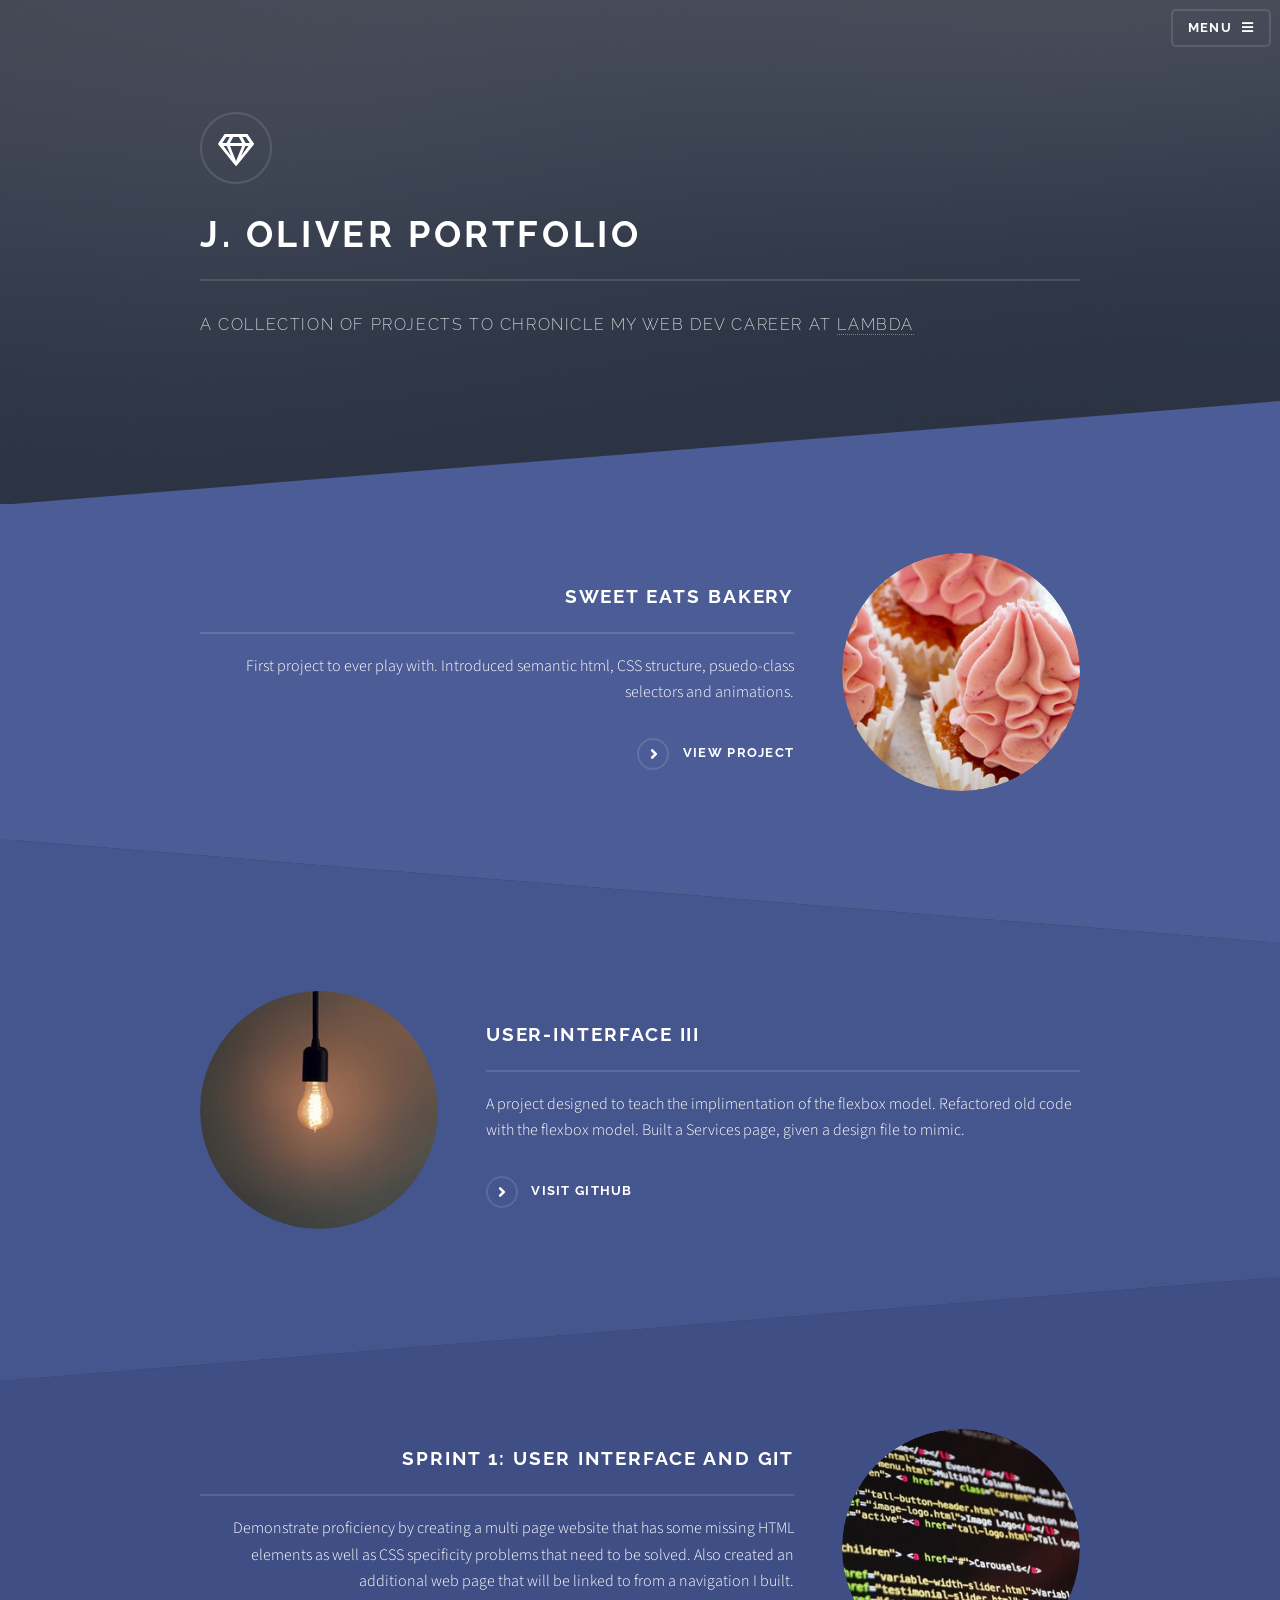
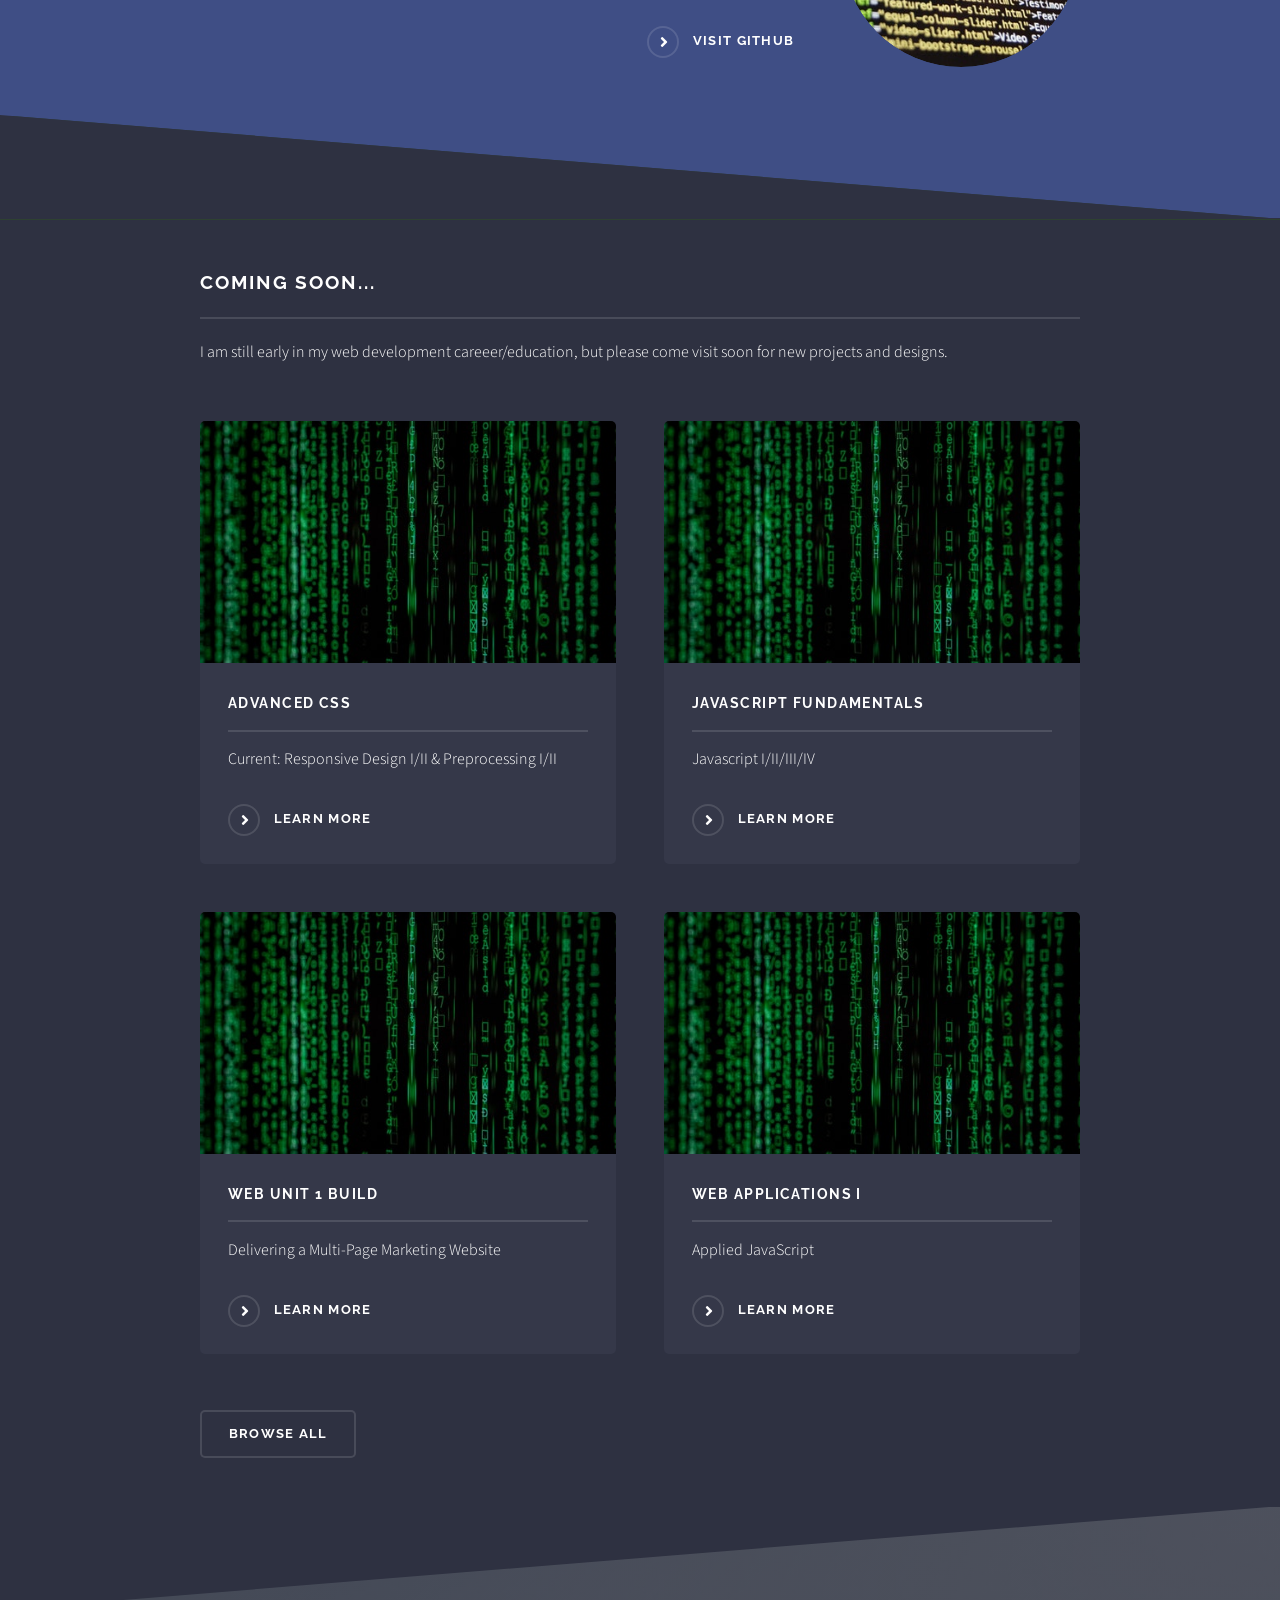
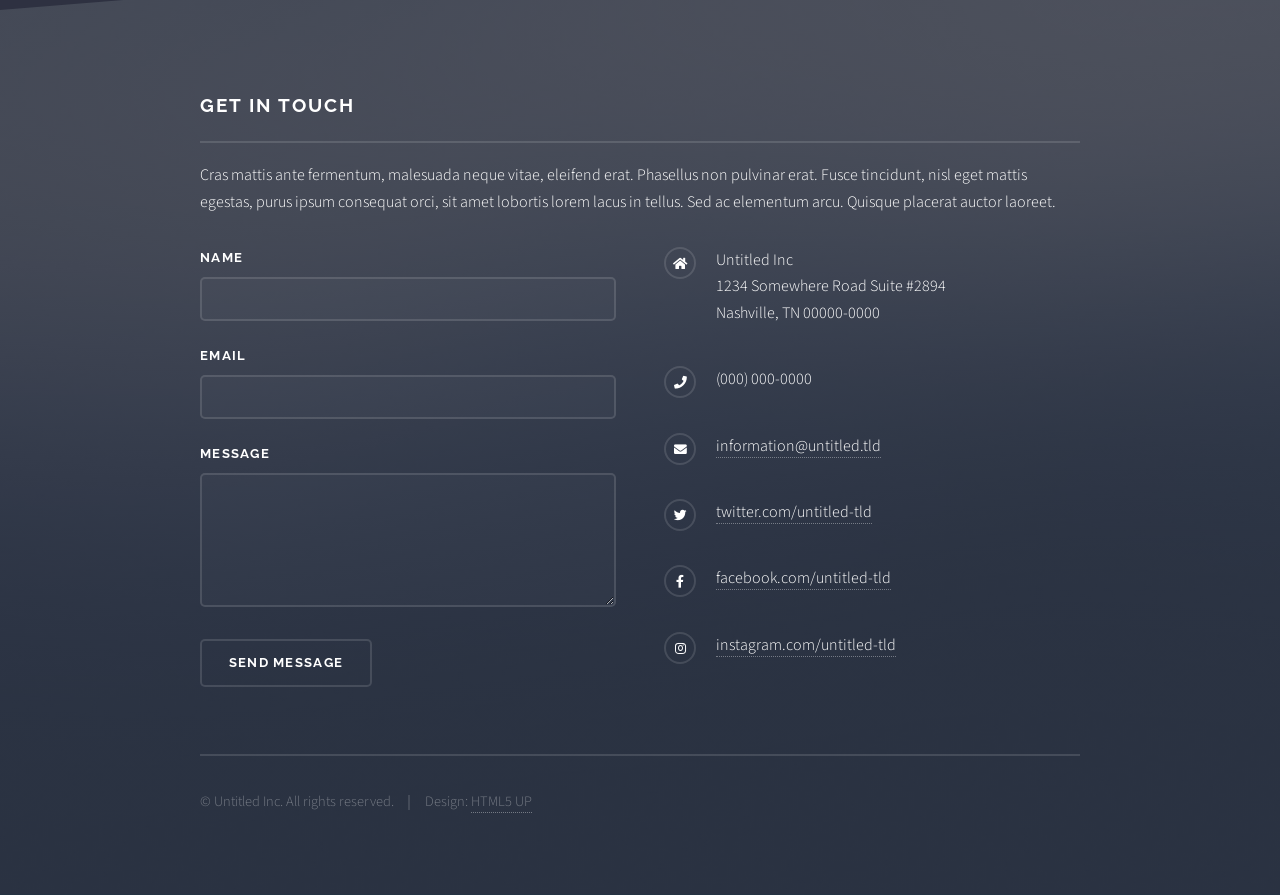
<file: index.html>
<!DOCTYPE HTML>
<!--
	Solid State by HTML5 UP
	html5up.net | @ajlkn
	Free for personal and commercial use under the CCA 3.0 license (html5up.net/license)
-->
<html>
	<head>
		<title>Jordan Oliver Portfolio</title>
		<meta charset="utf-8" />
		<meta name="viewport" content="width=device-width, initial-scale=1, user-scalable=no" />
		<link rel="stylesheet" href="assets/css/main.css" />
		<noscript><link rel="stylesheet" href="assets/css/noscript.css" /></noscript>
	</head>
	<body class="is-preload">

		<!-- Page Wrapper -->
			<div id="page-wrapper">

				<!-- Header -->
					<header id="header" class="alt">
						<h1><a href="index.html">Solid State</a></h1>
						<nav>
							<a href="#menu">Menu</a>
						</nav>
					</header>

				<!-- Menu -->
					<nav id="menu">
						<div class="inner">
							<h2>Menu</h2>
							<ul class="links">
								<li><a href="index.html">Home</a></li>
								<li><a href="generic.html">Generic</a></li>
								<li><a href="elements.html">Elements</a></li>
								<li><a href="#">Log In</a></li>
								<li><a href="#">Sign Up</a></li>
							</ul>
							<a href="#" class="close">Close</a>
						</div>
					</nav>

				<!-- Banner -->
					<section id="banner">
						<div class="inner">
							<div class="logo"><span class="icon fa-gem"></span></div>
							<h2>J. Oliver Portfolio</h2>
							<p>A collection of projects to chronicle my Web Dev career at <a href="https://lambdaschool.com/">Lambda</a></p>
						</div>
					</section>

				<!-- Wrapper -->
					<section id="wrapper">

						<!-- One -->
							<section id="one" class="wrapper spotlight style1">
								<div class="inner">
									<a href="https://codepen.io/JOliver23/full/oNgPXPv" class="image"><img src="images/cupcake.jpg" alt="" /></a>
									<div class="content">
										<h2 class="major">Sweet Eats Bakery</h2>
										<p>First project to ever play with. Introduced semantic html, CSS structure, psuedo-class selectors and animations.</p>
										<a href="https://codepen.io/JOliver23/full/oNgPXPv" class="special">View Project</a>
									</div>
								</div>
							</section>

						<!-- Two -->
							<section id="two" class="wrapper alt spotlight style2">
								<div class="inner">
									<a href="https://github.com/JOliver23/UI-III-Flexbox/tree/jordan-oliver/great-idea" class="image"><img src="images/lightbulb.jpg" alt="" /></a>
									<div class="content">
										<h2 class="major">User-Interface III</h2>
										<p>A project designed to teach the implimentation of the flexbox model. Refactored old code with the flexbox model. Built a Services page, given a design file to mimic. </p>
										<a href="https://github.com/JOliver23/UI-III-Flexbox/tree/jordan-oliver/great-idea" class="special">Visit GitHub</a>
									</div>
								</div>
							</section>

						<!-- Three -->
							<section id="three" class="wrapper spotlight style3">
								<div class="inner">
									<a href="https://github.com/JOliver23/Sprint-Challenge--User-Interface/tree/jordan-oliver" class="image"><img src="images/code.jpg" alt="" /></a>
									<div class="content">
										<h2 class="major">Sprint 1: User Interface and Git</h2>
										<p>Demonstrate proficiency by creating a multi page website that has some missing HTML elements as well as CSS specificity problems that need to be solved. Also created an additional web page that will be linked to from a navigation I built.</p>
										<a href="https://github.com/JOliver23/Sprint-Challenge--User-Interface/tree/jordan-oliver" class="special">Visit GitHub</a>
									</div>
								</div>
							</section>

						<!-- Four -->
							<section id="four" class="wrapper alt style1">
								<div class="inner">
									<h2 class="major">Coming Soon...</h2>
									<p>I am still early in my web development careeer/education, but please come visit soon for new projects and designs.</p>
									<section class="features">
										<article>
											<a href="#" class="image"><img src="images/matrix.jpg" alt="" /></a>
											<h3 class="major">Advanced CSS</h3>
											<p>Current: Responsive Design I/II & Preprocessing I/II</p>
											<a href="#" class="special">Learn more</a>
										</article>
										<article>
											<a href="#" class="image"><img src="images/matrix.jpg" alt="" /></a>
											<h3 class="major">JavaScript Fundamentals</h3>
											<p>Javascript I/II/III/IV</p>
											<a href="#" class="special">Learn more</a>
										</article>
										<article>
											<a href="#" class="image"><img src="images/matrix.jpg" alt="" /></a>
											<h3 class="major">Web Unit 1 Build</h3>
											<p>Delivering a Multi-Page Marketing Website</p>
											<a href="#" class="special">Learn more</a>
										</article>
										<article>
											<a href="#" class="image"><img src="images/matrix.jpg" alt="" /></a>
											<h3 class="major">Web Applications I</h3>
											<p>Applied JavaScript</p>
											<a href="#" class="special">Learn more</a>
										</article>
									</section>
									<ul class="actions">
										<li><a href="#" class="button">Browse All</a></li>
									</ul>
								</div>
							</section>

					</section>

				<!-- Footer -->
					<section id="footer">
						<div class="inner">
							<h2 class="major">Get in touch</h2>
							<p>Cras mattis ante fermentum, malesuada neque vitae, eleifend erat. Phasellus non pulvinar erat. Fusce tincidunt, nisl eget mattis egestas, purus ipsum consequat orci, sit amet lobortis lorem lacus in tellus. Sed ac elementum arcu. Quisque placerat auctor laoreet.</p>
							<form method="post" action="#">
								<div class="fields">
									<div class="field">
										<label for="name">Name</label>
										<input type="text" name="name" id="name" />
									</div>
									<div class="field">
										<label for="email">Email</label>
										<input type="email" name="email" id="email" />
									</div>
									<div class="field">
										<label for="message">Message</label>
										<textarea name="message" id="message" rows="4"></textarea>
									</div>
								</div>
								<ul class="actions">
									<li><input type="submit" value="Send Message" /></li>
								</ul>
							</form>
							<ul class="contact">
								<li class="icon solid fa-home">
									Untitled Inc<br />
									1234 Somewhere Road Suite #2894<br />
									Nashville, TN 00000-0000
								</li>
								<li class="icon solid fa-phone">(000) 000-0000</li>
								<li class="icon solid fa-envelope"><a href="#">information@untitled.tld</a></li>
								<li class="icon brands fa-twitter"><a href="#">twitter.com/untitled-tld</a></li>
								<li class="icon brands fa-facebook-f"><a href="#">facebook.com/untitled-tld</a></li>
								<li class="icon brands fa-instagram"><a href="#">instagram.com/untitled-tld</a></li>
							</ul>
							<ul class="copyright">
								<li>&copy; Untitled Inc. All rights reserved.</li><li>Design: <a href="http://html5up.net">HTML5 UP</a></li>
							</ul>
						</div>
					</section>

			</div>

		<!-- Scripts -->
			<script src="assets/js/jquery.min.js"></script>
			<script src="assets/js/jquery.scrollex.min.js"></script>
			<script src="assets/js/browser.min.js"></script>
			<script src="assets/js/breakpoints.min.js"></script>
			<script src="assets/js/util.js"></script>
			<script src="assets/js/main.js"></script>

	</body>
</html>
</file>
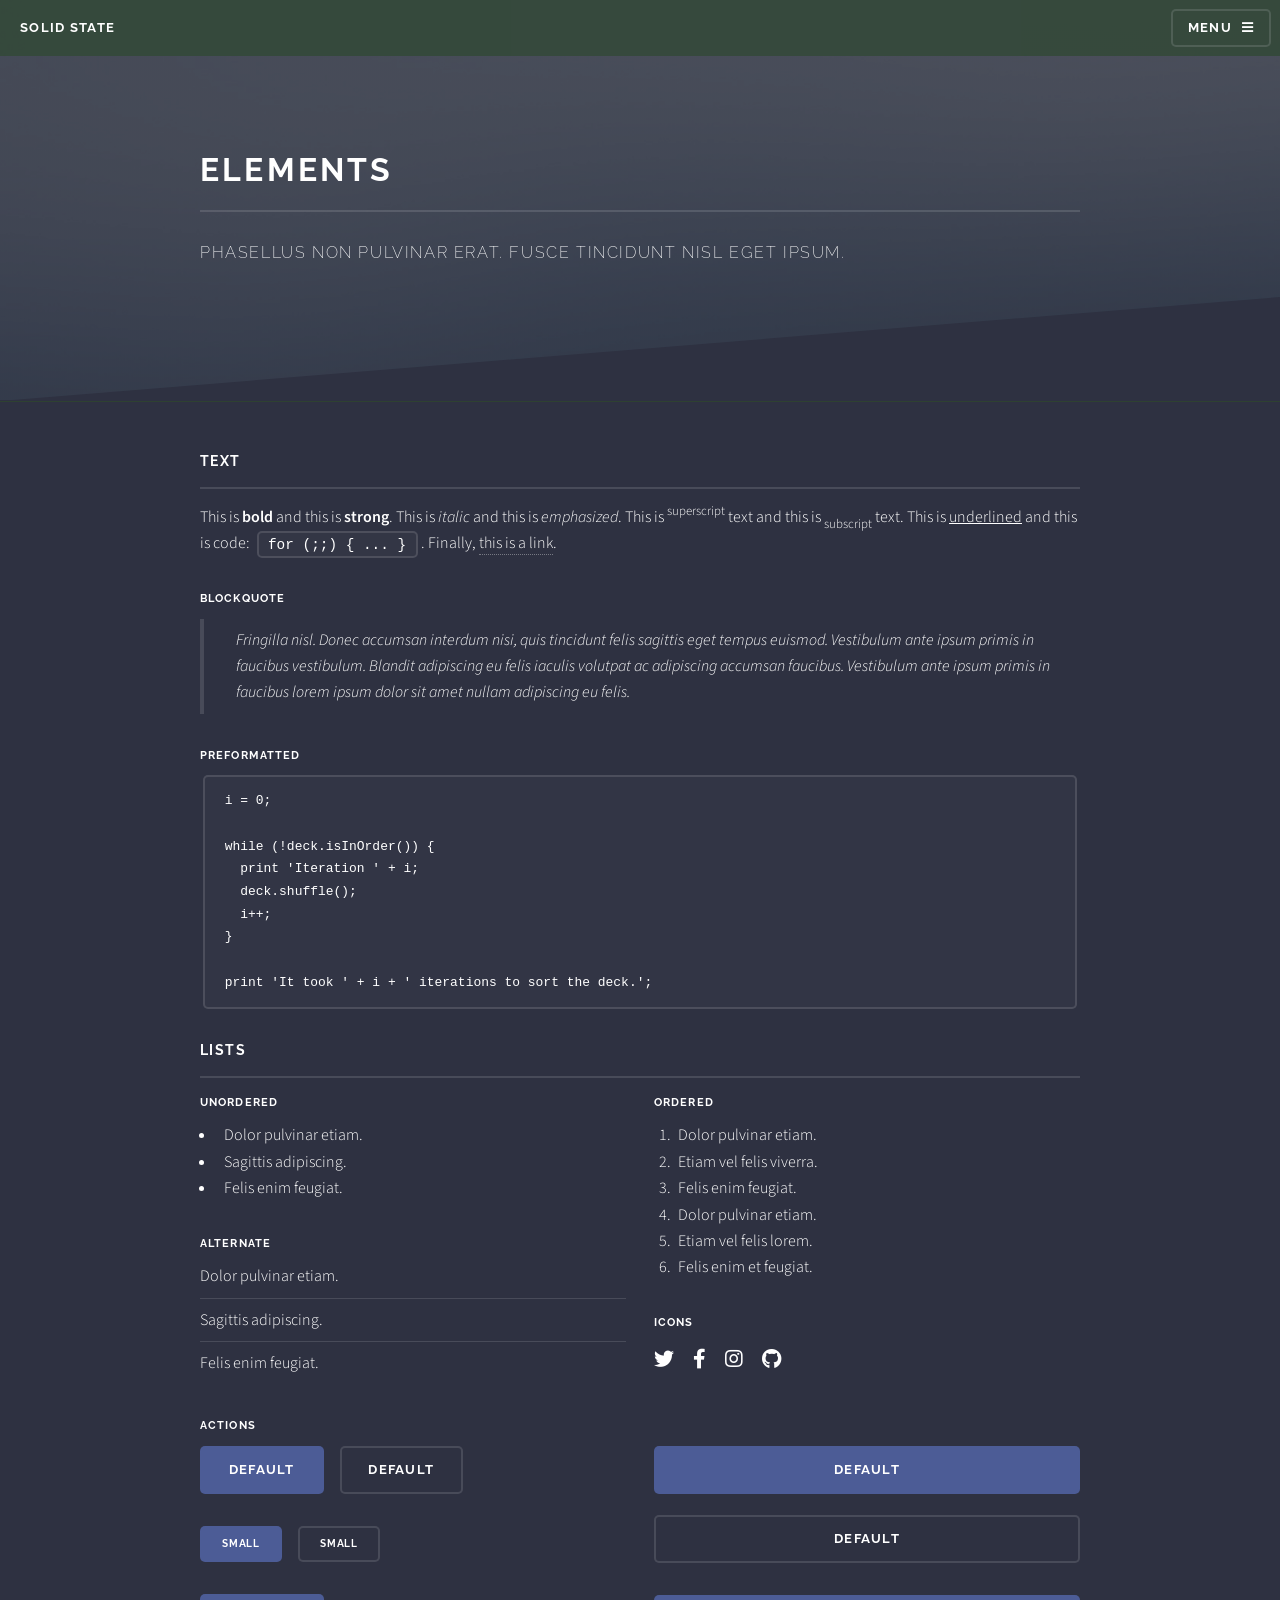
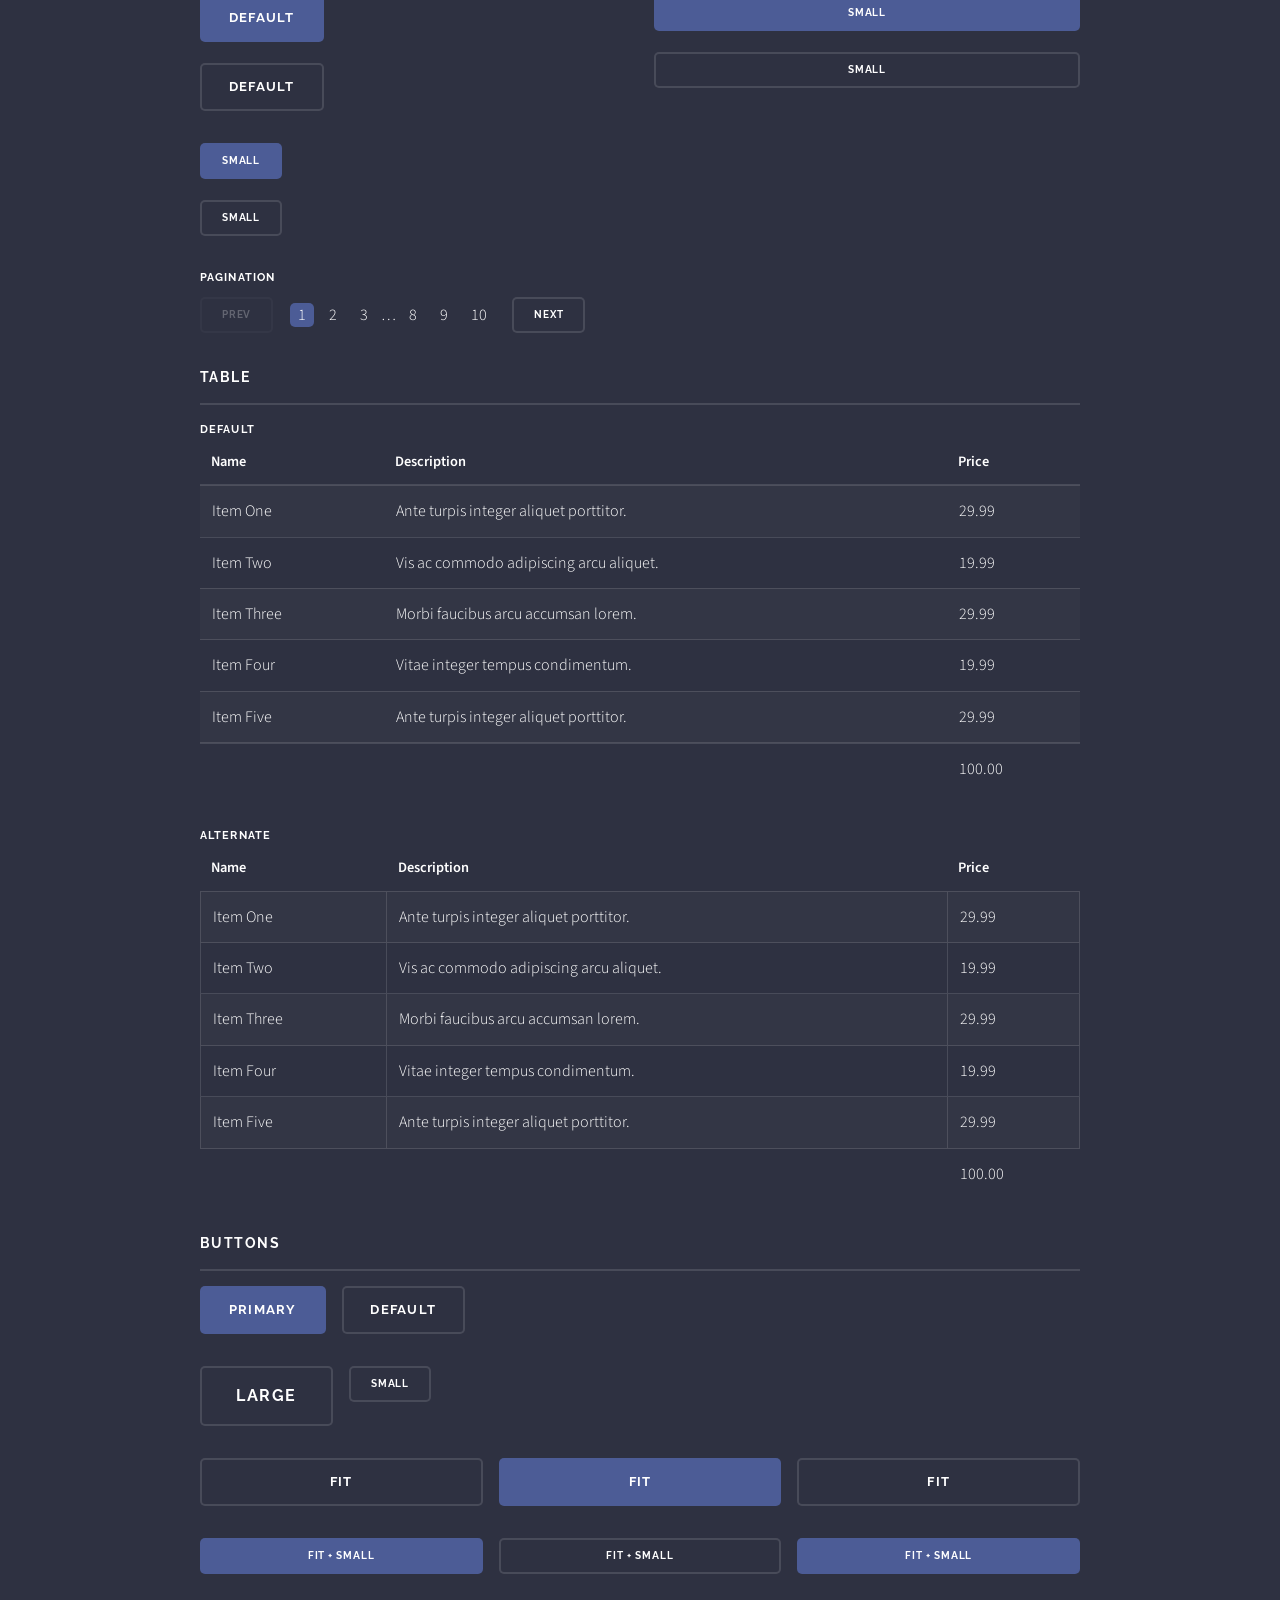
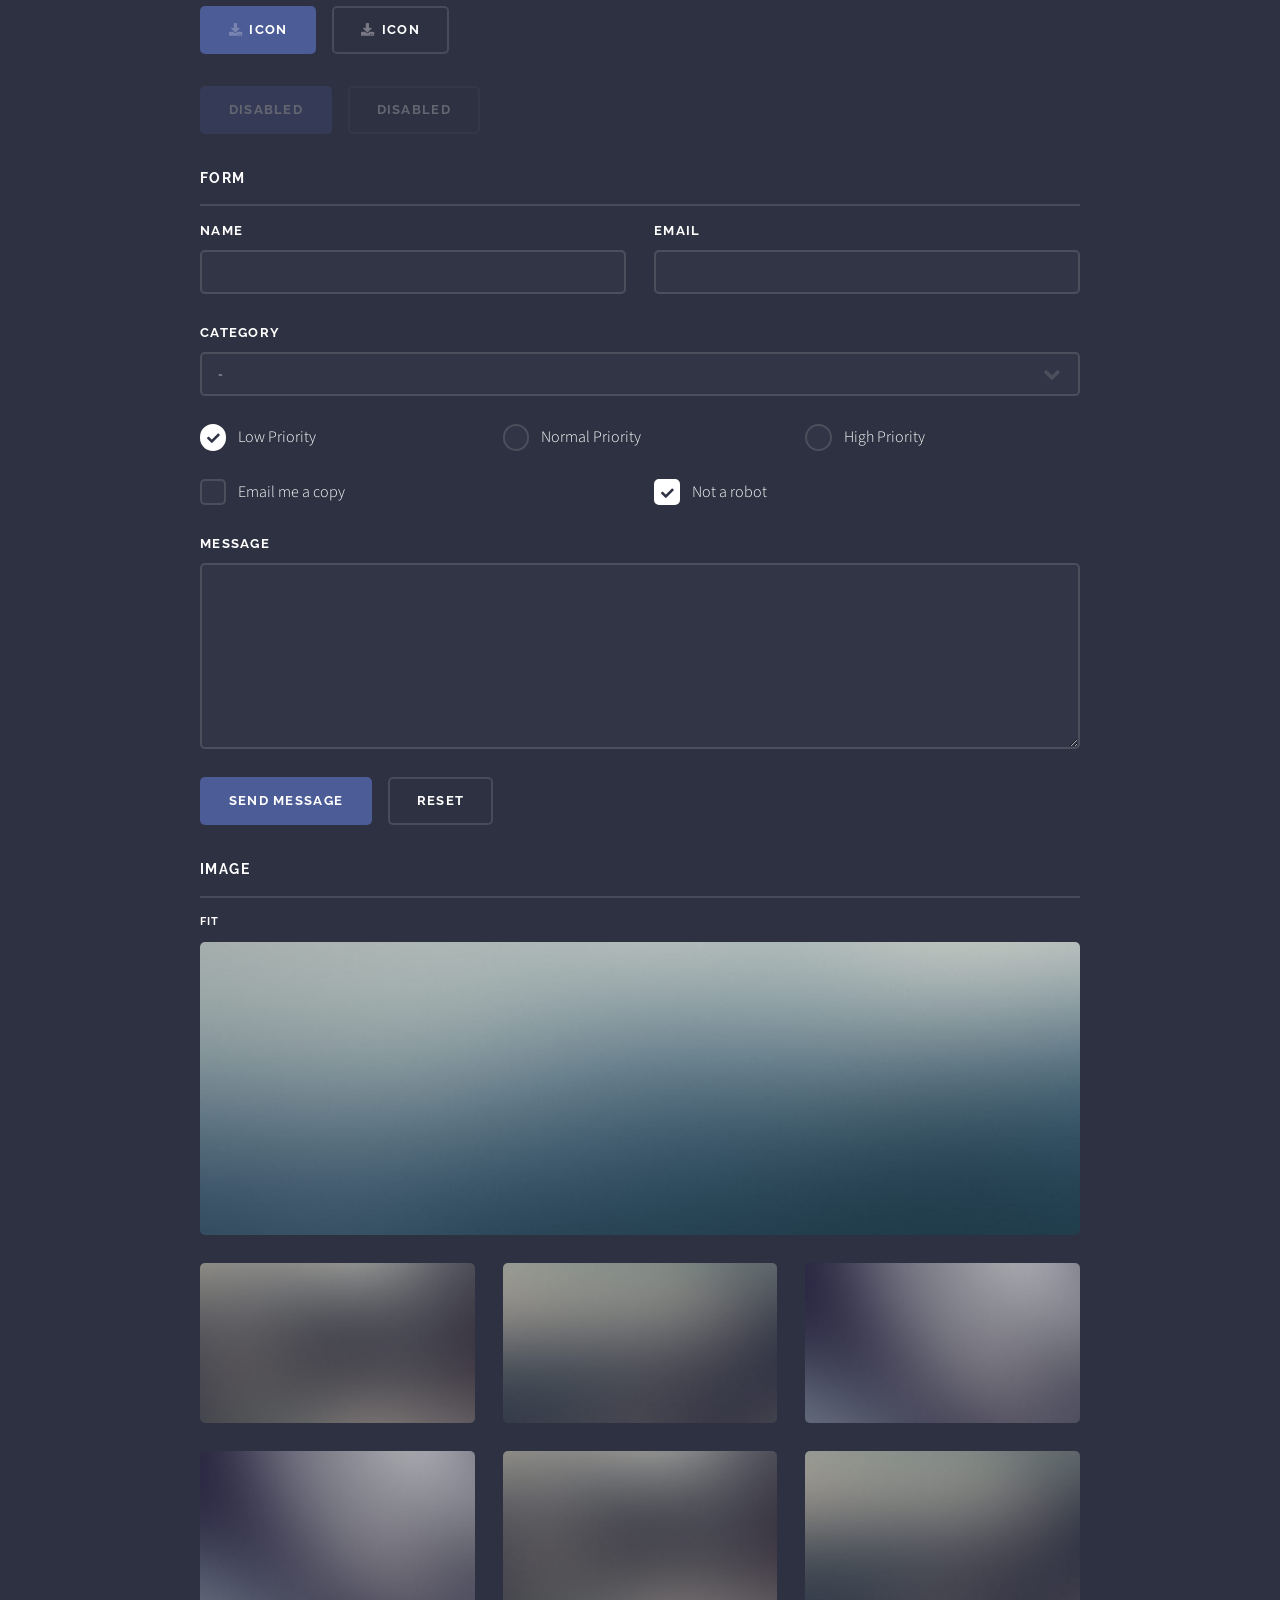
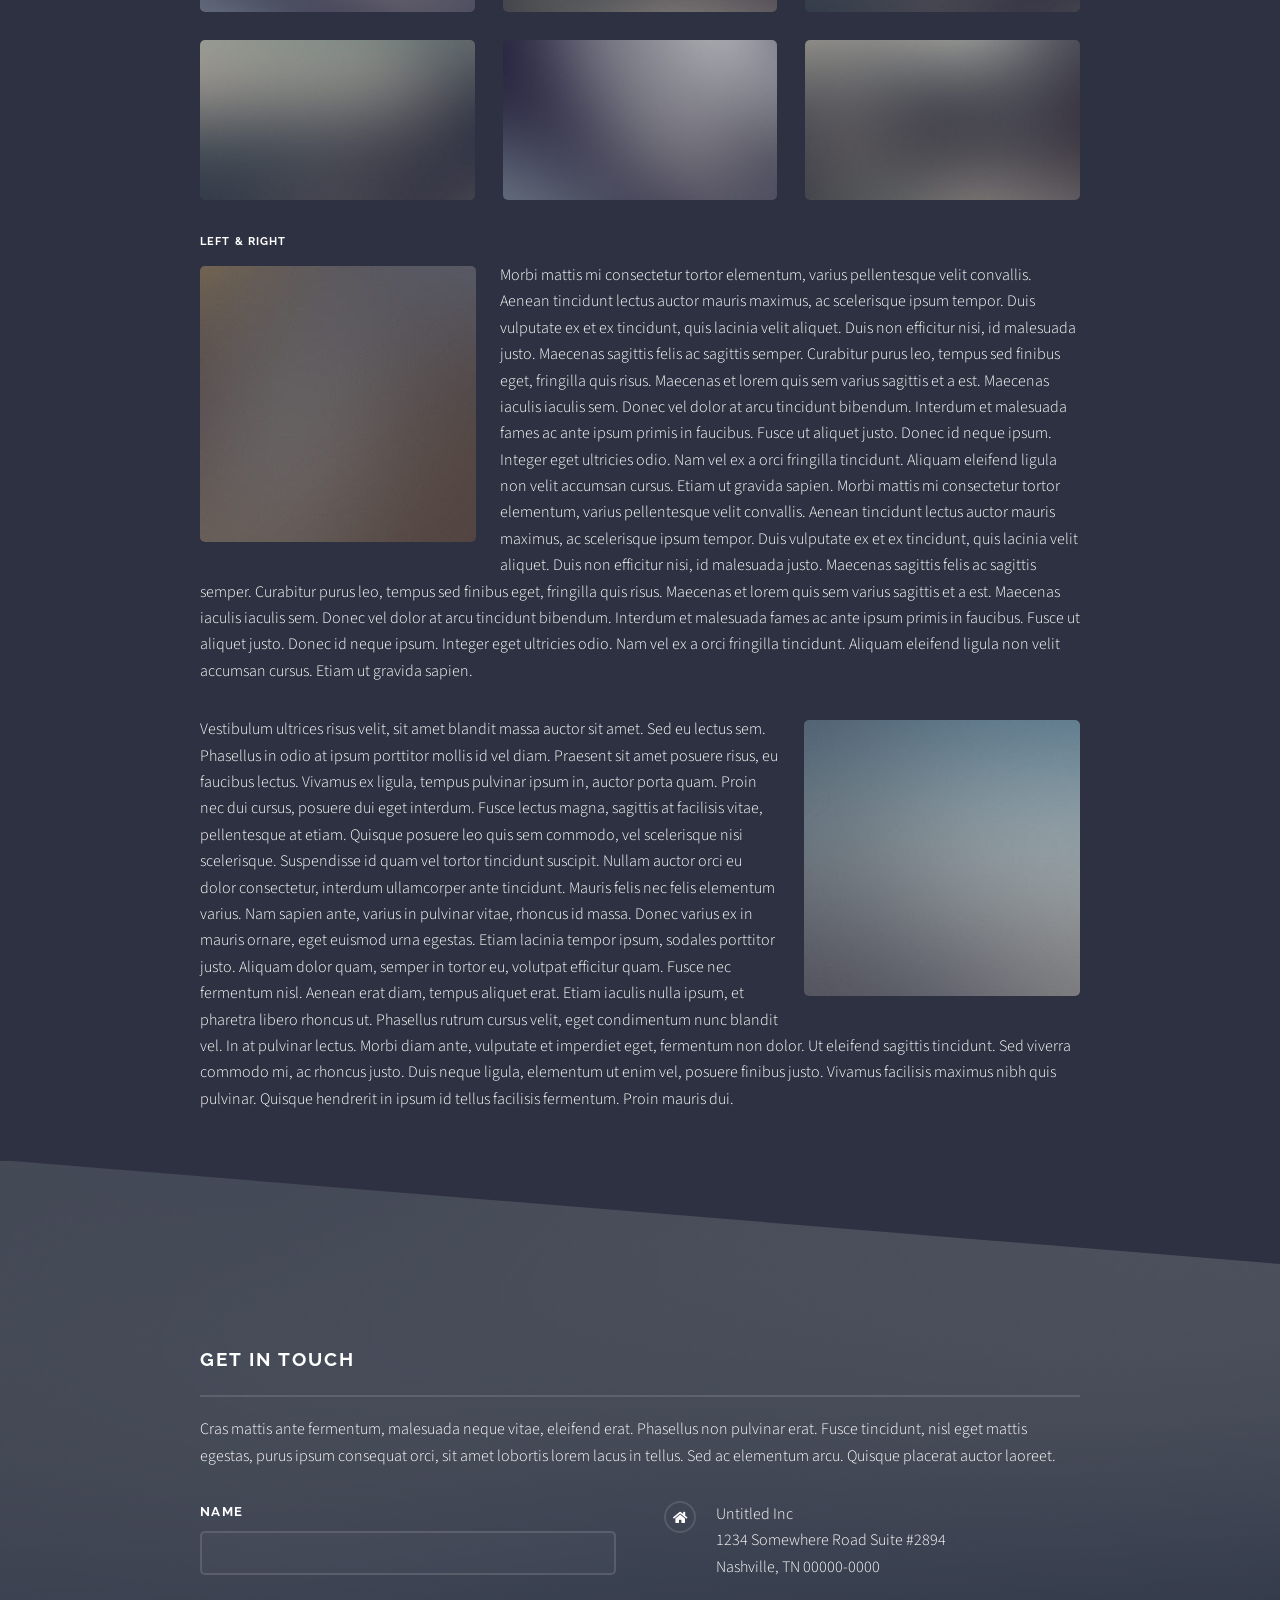
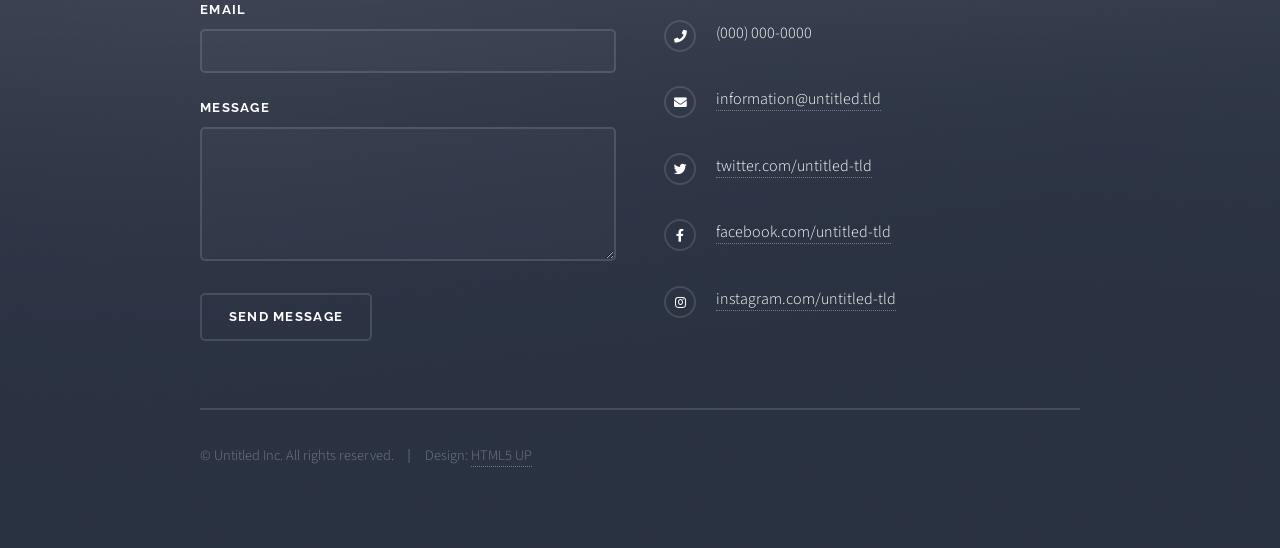
<file: elements.html>
<!DOCTYPE HTML>
<!--
	Solid State by HTML5 UP
	html5up.net | @ajlkn
	Free for personal and commercial use under the CCA 3.0 license (html5up.net/license)
-->
<html>
	<head>
		<title>Elements - Solid State by HTML5 UP</title>
		<meta charset="utf-8" />
		<meta name="viewport" content="width=device-width, initial-scale=1, user-scalable=no" />
		<link rel="stylesheet" href="assets/css/main.css" />
		<noscript><link rel="stylesheet" href="assets/css/noscript.css" /></noscript>
	</head>
	<body class="is-preload">

		<!-- Page Wrapper -->
			<div id="page-wrapper">

				<!-- Header -->
					<header id="header">
						<h1><a href="index.html">Solid State</a></h1>
						<nav>
							<a href="#menu">Menu</a>
						</nav>
					</header>

				<!-- Menu -->
					<nav id="menu">
						<div class="inner">
							<h2>Menu</h2>
							<ul class="links">
								<li><a href="index.html">Home</a></li>
								<li><a href="generic.html">Generic</a></li>
								<li><a href="elements.html">Elements</a></li>
								<li><a href="#">Log In</a></li>
								<li><a href="#">Sign Up</a></li>
							</ul>
							<a href="#" class="close">Close</a>
						</div>
					</nav>

				<!-- Wrapper -->
					<section id="wrapper">
						<header>
							<div class="inner">
								<h2>Elements</h2>
								<p>Phasellus non pulvinar erat. Fusce tincidunt nisl eget ipsum.</p>
							</div>
						</header>

						<!-- Content -->
							<div class="wrapper">
								<div class="inner">

									<section>
										<h3 class="major">Text</h3>
										<p>This is <b>bold</b> and this is <strong>strong</strong>. This is <i>italic</i> and this is <em>emphasized</em>.
										This is <sup>superscript</sup> text and this is <sub>subscript</sub> text.
										This is <u>underlined</u> and this is code: <code>for (;;) { ... }</code>. Finally, <a href="#">this is a link</a>.</p>
										<h4>Blockquote</h4>
										<blockquote>Fringilla nisl. Donec accumsan interdum nisi, quis tincidunt felis sagittis eget tempus euismod. Vestibulum ante ipsum primis in faucibus vestibulum. Blandit adipiscing eu felis iaculis volutpat ac adipiscing accumsan faucibus. Vestibulum ante ipsum primis in faucibus lorem ipsum dolor sit amet nullam adipiscing eu felis.</blockquote>
										<h4>Preformatted</h4>
										<pre><code>i = 0;

while (!deck.isInOrder()) {
  print 'Iteration ' + i;
  deck.shuffle();
  i++;
}

print 'It took ' + i + ' iterations to sort the deck.';</code></pre>
									</section>

									<section>
										<h3 class="major">Lists</h3>
										<div class="row">
											<div class="col-6 col-12-medium">
												<h4>Unordered</h4>
												<ul>
													<li>Dolor pulvinar etiam.</li>
													<li>Sagittis adipiscing.</li>
													<li>Felis enim feugiat.</li>
												</ul>
												<h4>Alternate</h4>
												<ul class="alt">
													<li>Dolor pulvinar etiam.</li>
													<li>Sagittis adipiscing.</li>
													<li>Felis enim feugiat.</li>
												</ul>
											</div>
											<div class="col-6 col-12-medium">
												<h4>Ordered</h4>
												<ol>
													<li>Dolor pulvinar etiam.</li>
													<li>Etiam vel felis viverra.</li>
													<li>Felis enim feugiat.</li>
													<li>Dolor pulvinar etiam.</li>
													<li>Etiam vel felis lorem.</li>
													<li>Felis enim et feugiat.</li>
												</ol>
												<h4>Icons</h4>
												<ul class="icons">
													<li><a href="#" class="icon brands fa-twitter"><span class="label">Twitter</span></a></li>
													<li><a href="#" class="icon brands fa-facebook-f"><span class="label">Facebook</span></a></li>
													<li><a href="#" class="icon brands fa-instagram"><span class="label">Instagram</span></a></li>
													<li><a href="#" class="icon brands fa-github"><span class="label">Github</span></a></li>
												</ul>
											</div>
										</div>
										<h4>Actions</h4>
										<div class="row">
											<div class="col-6 col-12-medium">
												<ul class="actions">
													<li><a href="#" class="button primary">Default</a></li>
													<li><a href="#" class="button">Default</a></li>
												</ul>
												<ul class="actions small">
													<li><a href="#" class="button primary small">Small</a></li>
													<li><a href="#" class="button small">Small</a></li>
												</ul>
												<ul class="actions stacked">
													<li><a href="#" class="button primary">Default</a></li>
													<li><a href="#" class="button">Default</a></li>
												</ul>
												<ul class="actions stacked small">
													<li><a href="#" class="button primary small">Small</a></li>
													<li><a href="#" class="button small">Small</a></li>
												</ul>
											</div>
											<div class="col-6 col-12-medium">
												<ul class="actions stacked">
													<li><a href="#" class="button primary fit">Default</a></li>
													<li><a href="#" class="button fit">Default</a></li>
												</ul>
												<ul class="actions stacked small">
													<li><a href="#" class="button primary small fit">Small</a></li>
													<li><a href="#" class="button small fit">Small</a></li>
												</ul>
											</div>
										</div>
										<h4>Pagination</h4>
										<ul class="pagination">
											<li><span class="button small disabled">Prev</span></li>
											<li><a href="#" class="page active">1</a></li>
											<li><a href="#" class="page">2</a></li>
											<li><a href="#" class="page">3</a></li>
											<li><span>&hellip;</span></li>
											<li><a href="#" class="page">8</a></li>
											<li><a href="#" class="page">9</a></li>
											<li><a href="#" class="page">10</a></li>
											<li><a href="#" class="button small">Next</a></li>
										</ul>
									</section>

									<section>
										<h3 class="major">Table</h3>
										<h4>Default</h4>
										<div class="table-wrapper">
											<table>
												<thead>
													<tr>
														<th>Name</th>
														<th>Description</th>
														<th>Price</th>
													</tr>
												</thead>
												<tbody>
													<tr>
														<td>Item One</td>
														<td>Ante turpis integer aliquet porttitor.</td>
														<td>29.99</td>
													</tr>
													<tr>
														<td>Item Two</td>
														<td>Vis ac commodo adipiscing arcu aliquet.</td>
														<td>19.99</td>
													</tr>
													<tr>
														<td>Item Three</td>
														<td> Morbi faucibus arcu accumsan lorem.</td>
														<td>29.99</td>
													</tr>
													<tr>
														<td>Item Four</td>
														<td>Vitae integer tempus condimentum.</td>
														<td>19.99</td>
													</tr>
													<tr>
														<td>Item Five</td>
														<td>Ante turpis integer aliquet porttitor.</td>
														<td>29.99</td>
													</tr>
												</tbody>
												<tfoot>
													<tr>
														<td colspan="2"></td>
														<td>100.00</td>
													</tr>
												</tfoot>
											</table>
										</div>

										<h4>Alternate</h4>
										<div class="table-wrapper">
											<table class="alt">
												<thead>
													<tr>
														<th>Name</th>
														<th>Description</th>
														<th>Price</th>
													</tr>
												</thead>
												<tbody>
													<tr>
														<td>Item One</td>
														<td>Ante turpis integer aliquet porttitor.</td>
														<td>29.99</td>
													</tr>
													<tr>
														<td>Item Two</td>
														<td>Vis ac commodo adipiscing arcu aliquet.</td>
														<td>19.99</td>
													</tr>
													<tr>
														<td>Item Three</td>
														<td> Morbi faucibus arcu accumsan lorem.</td>
														<td>29.99</td>
													</tr>
													<tr>
														<td>Item Four</td>
														<td>Vitae integer tempus condimentum.</td>
														<td>19.99</td>
													</tr>
													<tr>
														<td>Item Five</td>
														<td>Ante turpis integer aliquet porttitor.</td>
														<td>29.99</td>
													</tr>
												</tbody>
												<tfoot>
													<tr>
														<td colspan="2"></td>
														<td>100.00</td>
													</tr>
												</tfoot>
											</table>
										</div>
									</section>

									<section>
										<h3 class="major">Buttons</h3>
										<ul class="actions">
											<li><a href="#" class="button primary">Primary</a></li>
											<li><a href="#" class="button">Default</a></li>
										</ul>
										<ul class="actions">
											<li><a href="#" class="button large">Large</a></li>
											<li><a href="#" class="button small">Small</a></li>
										</ul>
										<ul class="actions fit">
											<li><a href="#" class="button fit">Fit</a></li>
											<li><a href="#" class="button primary fit">Fit</a></li>
											<li><a href="#" class="button fit">Fit</a></li>
										</ul>
										<ul class="actions fit small">
											<li><a href="#" class="button primary fit small">Fit + Small</a></li>
											<li><a href="#" class="button fit small">Fit + Small</a></li>
											<li><a href="#" class="button primary fit small">Fit + Small</a></li>
										</ul>
										<ul class="actions">
											<li><a href="#" class="button primary icon solid fa-download">Icon</a></li>
											<li><a href="#" class="button icon solid fa-download">Icon</a></li>
										</ul>
										<ul class="actions">
											<li><span class="button primary disabled">Disabled</span></li>
											<li><span class="button disabled">Disabled</span></li>
										</ul>
									</section>

									<section>
										<h3 class="major">Form</h3>
										<form method="post" action="#">
											<div class="row gtr-uniform">
												<div class="col-6 col-12-xsmall">
													<label for="demo-name">Name</label>
													<input type="text" name="demo-name" id="demo-name" value="" />
												</div>
												<div class="col-6 col-12-xsmall">
													<label for="demo-email">Email</label>
													<input type="email" name="demo-email" id="demo-email" value="" />
												</div>
												<div class="col-12">
													<label for="demo-category">Category</label>
													<select name="demo-category" id="demo-category">
														<option value="">-</option>
														<option value="1">Manufacturing</option>
														<option value="1">Shipping</option>
														<option value="1">Administration</option>
														<option value="1">Human Resources</option>
													</select>
												</div>
												<div class="col-4 col-12-small">
													<input type="radio" id="demo-priority-low" name="demo-priority" checked>
													<label for="demo-priority-low">Low Priority</label>
												</div>
												<div class="col-4 col-12-small">
													<input type="radio" id="demo-priority-normal" name="demo-priority">
													<label for="demo-priority-normal">Normal Priority</label>
												</div>
												<div class="col-4 col-12-small">
													<input type="radio" id="demo-priority-high" name="demo-priority">
													<label for="demo-priority-high">High Priority</label>
												</div>
												<div class="col-6 col-12-small">
													<input type="checkbox" id="demo-copy" name="demo-copy">
													<label for="demo-copy">Email me a copy</label>
												</div>
												<div class="col-6 col-12-small">
													<input type="checkbox" id="demo-human" name="demo-human" checked>
													<label for="demo-human">Not a robot</label>
												</div>
												<div class="col-12">
													<label for="demo-message">Message</label>
													<textarea name="demo-message" id="demo-message" rows="6"></textarea>
												</div>
												<div class="col-12">
													<ul class="actions">
														<li><input type="submit" value="Send Message" class="primary" /></li>
														<li><input type="reset" value="Reset" /></li>
													</ul>
												</div>
											</div>
										</form>
									</section>

									<section>
										<h3 class="major">Image</h3>
										<h4>Fit</h4>
										<div class="box alt">
											<div class="row gtr-uniform">
												<div class="col-12"><span class="image fit"><img src="images/pic08.jpg" alt="" /></span></div>
												<div class="col-4"><span class="image fit"><img src="images/pic05.jpg" alt="" /></span></div>
												<div class="col-4"><span class="image fit"><img src="images/pic06.jpg" alt="" /></span></div>
												<div class="col-4"><span class="image fit"><img src="images/pic07.jpg" alt="" /></span></div>
												<div class="col-4"><span class="image fit"><img src="images/pic07.jpg" alt="" /></span></div>
												<div class="col-4"><span class="image fit"><img src="images/pic05.jpg" alt="" /></span></div>
												<div class="col-4"><span class="image fit"><img src="images/pic06.jpg" alt="" /></span></div>
												<div class="col-4"><span class="image fit"><img src="images/pic06.jpg" alt="" /></span></div>
												<div class="col-4"><span class="image fit"><img src="images/pic07.jpg" alt="" /></span></div>
												<div class="col-4"><span class="image fit"><img src="images/pic05.jpg" alt="" /></span></div>
											</div>
										</div>
										<h4>Left &amp; Right</h4>
										<p><span class="image left"><img src="images/pic01.jpg" alt="" /></span>Morbi mattis mi consectetur tortor elementum, varius pellentesque velit convallis. Aenean tincidunt lectus auctor mauris maximus, ac scelerisque ipsum tempor. Duis vulputate ex et ex tincidunt, quis lacinia velit aliquet. Duis non efficitur nisi, id malesuada justo. Maecenas sagittis felis ac sagittis semper. Curabitur purus leo, tempus sed finibus eget, fringilla quis risus. Maecenas et lorem quis sem varius sagittis et a est. Maecenas iaculis iaculis sem. Donec vel dolor at arcu tincidunt bibendum. Interdum et malesuada fames ac ante ipsum primis in faucibus. Fusce ut aliquet justo. Donec id neque ipsum. Integer eget ultricies odio. Nam vel ex a orci fringilla tincidunt. Aliquam eleifend ligula non velit accumsan cursus. Etiam ut gravida sapien. Morbi mattis mi consectetur tortor elementum, varius pellentesque velit convallis. Aenean tincidunt lectus auctor mauris maximus, ac scelerisque ipsum tempor. Duis vulputate ex et ex tincidunt, quis lacinia velit aliquet. Duis non efficitur nisi, id malesuada justo. Maecenas sagittis felis ac sagittis semper. Curabitur purus leo, tempus sed finibus eget, fringilla quis risus. Maecenas et lorem quis sem varius sagittis et a est. Maecenas iaculis iaculis sem. Donec vel dolor at arcu tincidunt bibendum. Interdum et malesuada fames ac ante ipsum primis in faucibus. Fusce ut aliquet justo. Donec id neque ipsum. Integer eget ultricies odio. Nam vel ex a orci fringilla tincidunt. Aliquam eleifend ligula non velit accumsan cursus. Etiam ut gravida sapien.</p>
										<p><span class="image right"><img src="images/pic02.jpg" alt="" /></span>Vestibulum ultrices risus velit, sit amet blandit massa auctor sit amet. Sed eu lectus sem. Phasellus in odio at ipsum porttitor mollis id vel diam. Praesent sit amet posuere risus, eu faucibus lectus. Vivamus ex ligula, tempus pulvinar ipsum in, auctor porta quam. Proin nec dui cursus, posuere dui eget interdum. Fusce lectus magna, sagittis at facilisis vitae, pellentesque at etiam. Quisque posuere leo quis sem commodo, vel scelerisque nisi scelerisque. Suspendisse id quam vel tortor tincidunt suscipit. Nullam auctor orci eu dolor consectetur, interdum ullamcorper ante tincidunt. Mauris felis nec felis elementum varius. Nam sapien ante, varius in pulvinar vitae, rhoncus id massa. Donec varius ex in mauris ornare, eget euismod urna egestas. Etiam lacinia tempor ipsum, sodales porttitor justo. Aliquam dolor quam, semper in tortor eu, volutpat efficitur quam. Fusce nec fermentum nisl. Aenean erat diam, tempus aliquet erat. Etiam iaculis nulla ipsum, et pharetra libero rhoncus ut. Phasellus rutrum cursus velit, eget condimentum nunc blandit vel. In at pulvinar lectus. Morbi diam ante, vulputate et imperdiet eget, fermentum non dolor. Ut eleifend sagittis tincidunt. Sed viverra commodo mi, ac rhoncus justo. Duis neque ligula, elementum ut enim vel, posuere finibus justo. Vivamus facilisis maximus nibh quis pulvinar. Quisque hendrerit in ipsum id tellus facilisis fermentum. Proin mauris dui.</p>
									</section>

								</div>
							</div>

					</section>

				<!-- Footer -->
					<section id="footer">
						<div class="inner">
							<h2 class="major">Get in touch</h2>
							<p>Cras mattis ante fermentum, malesuada neque vitae, eleifend erat. Phasellus non pulvinar erat. Fusce tincidunt, nisl eget mattis egestas, purus ipsum consequat orci, sit amet lobortis lorem lacus in tellus. Sed ac elementum arcu. Quisque placerat auctor laoreet.</p>
							<form method="post" action="#">
								<div class="fields">
									<div class="field">
										<label for="name">Name</label>
										<input type="text" name="name" id="name" />
									</div>
									<div class="field">
										<label for="email">Email</label>
										<input type="email" name="email" id="email" />
									</div>
									<div class="field">
										<label for="message">Message</label>
										<textarea name="message" id="message" rows="4"></textarea>
									</div>
								</div>
								<ul class="actions">
									<li><input type="submit" value="Send Message" /></li>
								</ul>
							</form>
							<ul class="contact">
								<li class="icon solid fa-home">
									Untitled Inc<br />
									1234 Somewhere Road Suite #2894<br />
									Nashville, TN 00000-0000
								</li>
								<li class="icon solid fa-phone">(000) 000-0000</li>
								<li class="icon solid fa-envelope"><a href="#">information@untitled.tld</a></li>
								<li class="icon brands fa-twitter"><a href="#">twitter.com/untitled-tld</a></li>
								<li class="icon brands fa-facebook-f"><a href="#">facebook.com/untitled-tld</a></li>
								<li class="icon brands fa-instagram"><a href="#">instagram.com/untitled-tld</a></li>
							</ul>
							<ul class="copyright">
								<li>&copy; Untitled Inc. All rights reserved.</li><li>Design: <a href="http://html5up.net">HTML5 UP</a></li>
							</ul>
						</div>
					</section>

			</div>

		<!-- Scripts -->
			<script src="assets/js/jquery.min.js"></script>
			<script src="assets/js/jquery.scrollex.min.js"></script>
			<script src="assets/js/browser.min.js"></script>
			<script src="assets/js/breakpoints.min.js"></script>
			<script src="assets/js/util.js"></script>
			<script src="assets/js/main.js"></script>

	</body>
</html>
</file>
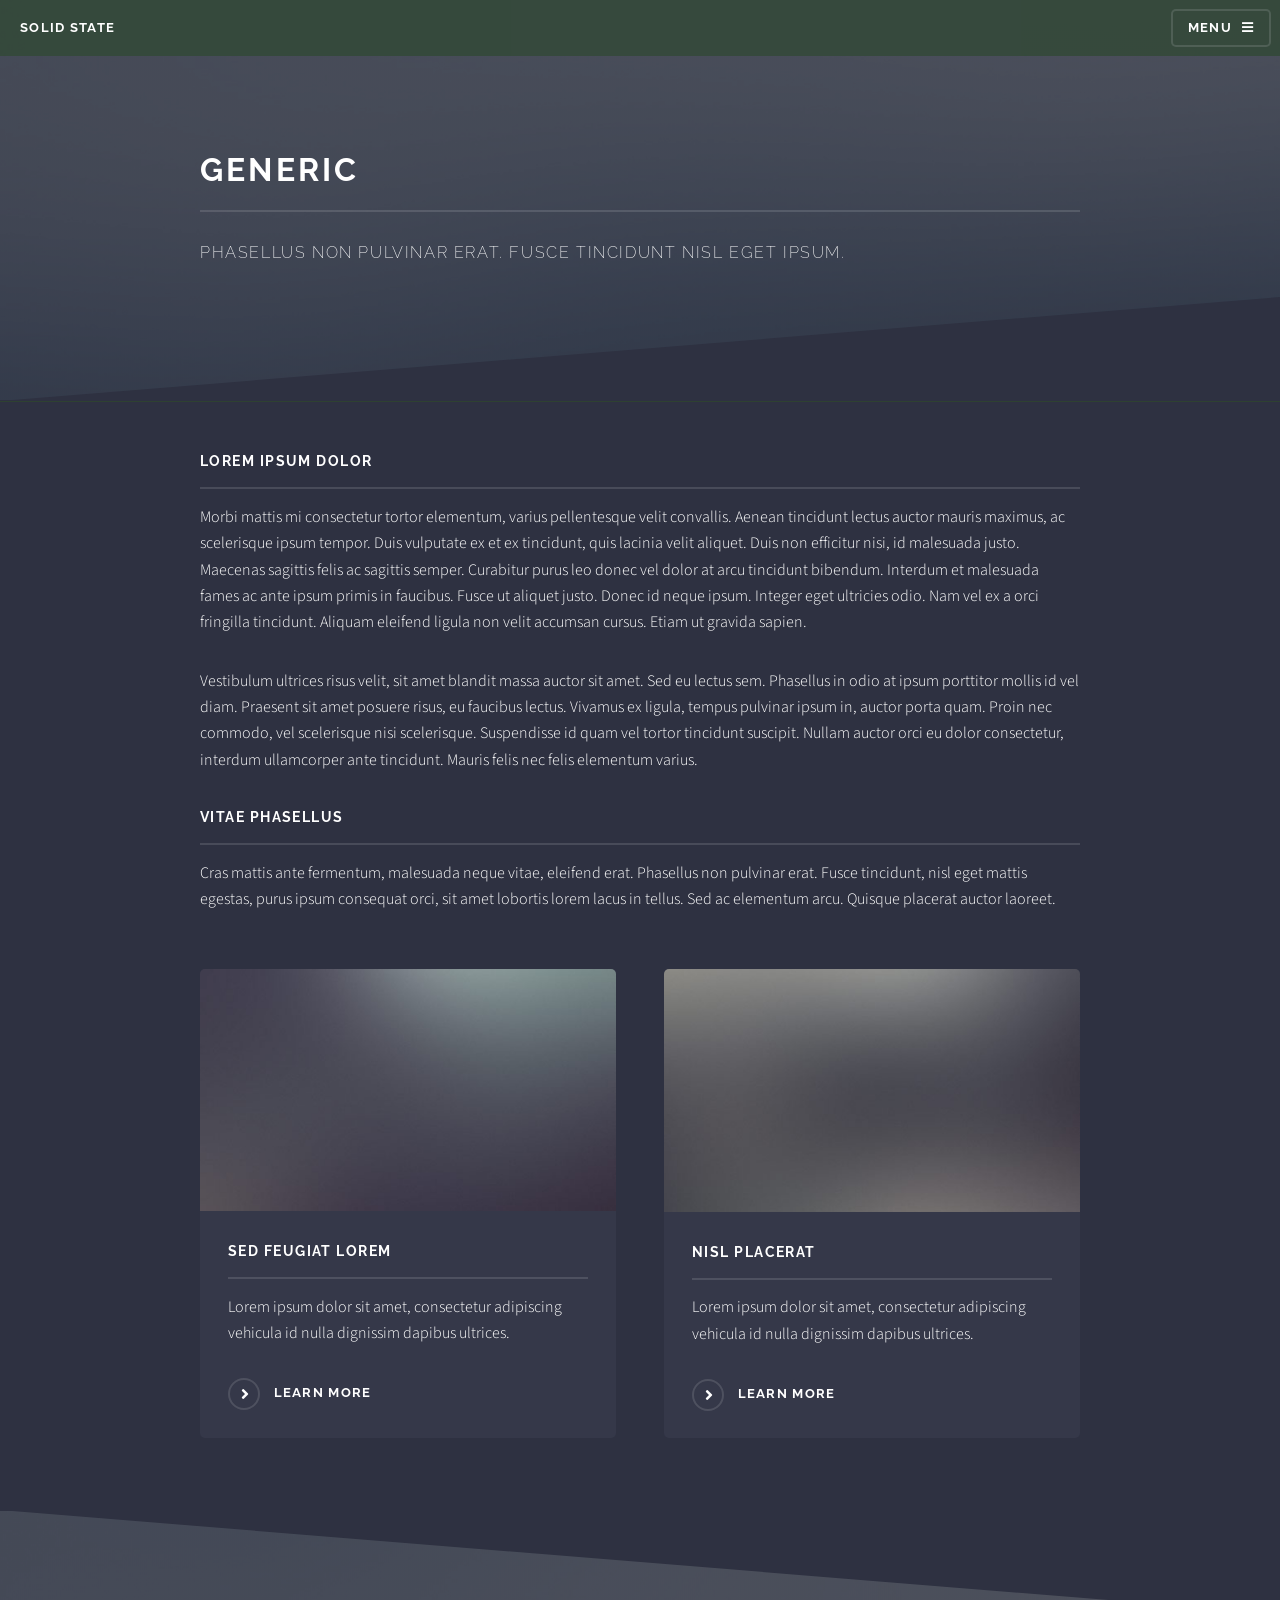
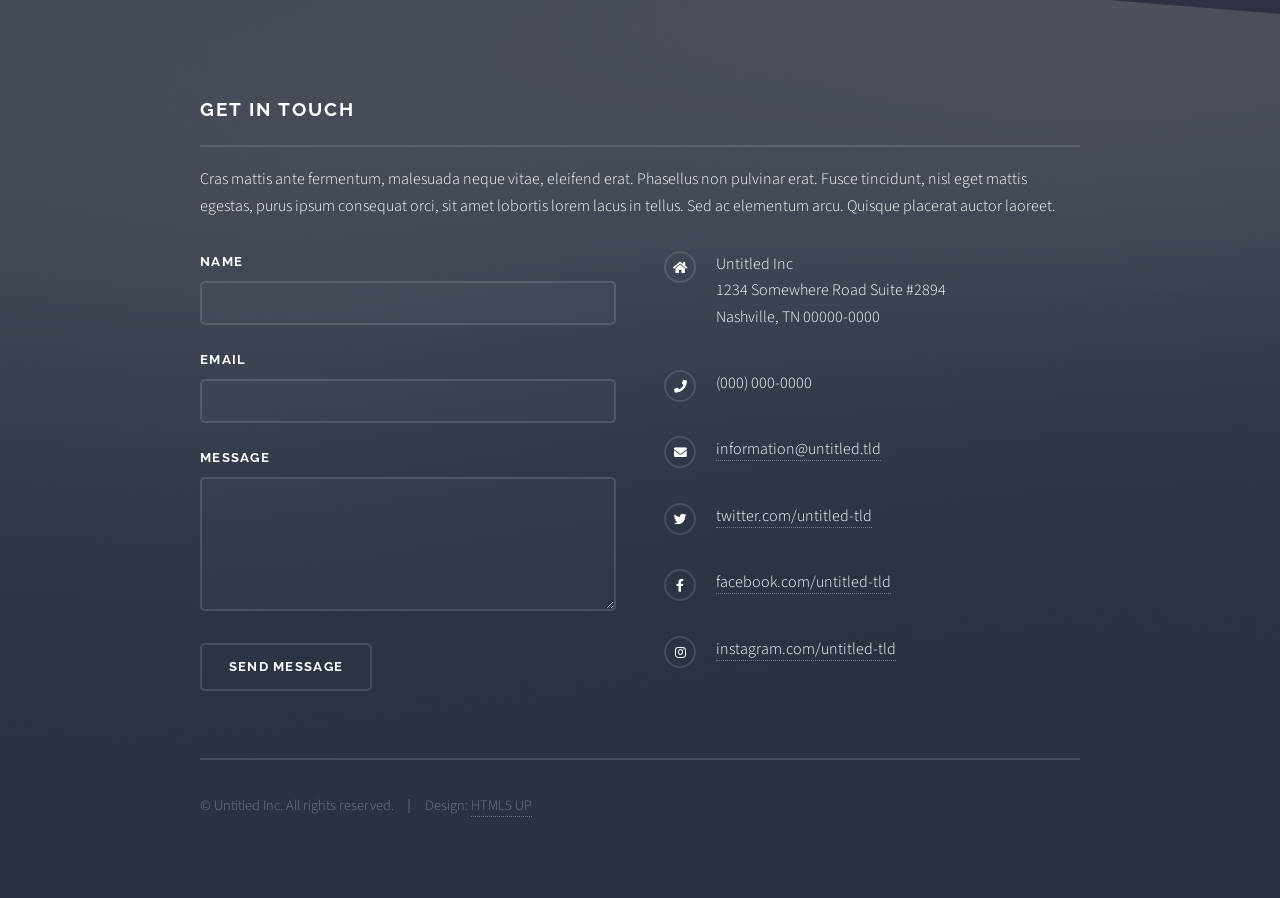
<file: generic.html>
<!DOCTYPE HTML>
<!--
	Solid State by HTML5 UP
	html5up.net | @ajlkn
	Free for personal and commercial use under the CCA 3.0 license (html5up.net/license)
-->
<html>
	<head>
		<title>Generic - Solid State by HTML5 UP</title>
		<meta charset="utf-8" />
		<meta name="viewport" content="width=device-width, initial-scale=1, user-scalable=no" />
		<link rel="stylesheet" href="assets/css/main.css" />
		<noscript><link rel="stylesheet" href="assets/css/noscript.css" /></noscript>
	</head>
	<body class="is-preload">

		<!-- Page Wrapper -->
			<div id="page-wrapper">

				<!-- Header -->
					<header id="header">
						<h1><a href="index.html">Solid State</a></h1>
						<nav>
							<a href="#menu">Menu</a>
						</nav>
					</header>

				<!-- Menu -->
					<nav id="menu">
						<div class="inner">
							<h2>Menu</h2>
							<ul class="links">
								<li><a href="index.html">Home</a></li>
								<li><a href="generic.html">Generic</a></li>
								<li><a href="elements.html">Elements</a></li>
								<li><a href="#">Log In</a></li>
								<li><a href="#">Sign Up</a></li>
							</ul>
							<a href="#" class="close">Close</a>
						</div>
					</nav>

				<!-- Wrapper -->
					<section id="wrapper">
						<header>
							<div class="inner">
								<h2>Generic</h2>
								<p>Phasellus non pulvinar erat. Fusce tincidunt nisl eget ipsum.</p>
							</div>
						</header>

						<!-- Content -->
							<div class="wrapper">
								<div class="inner">

									<h3 class="major">Lorem ipsum dolor</h3>
									<p>Morbi mattis mi consectetur tortor elementum, varius pellentesque velit convallis. Aenean tincidunt lectus auctor mauris maximus, ac scelerisque ipsum tempor. Duis vulputate ex et ex tincidunt, quis lacinia velit aliquet. Duis non efficitur nisi, id malesuada justo. Maecenas sagittis felis ac sagittis semper. Curabitur purus leo donec vel dolor at arcu tincidunt bibendum. Interdum et malesuada fames ac ante ipsum primis in faucibus. Fusce ut aliquet justo. Donec id neque ipsum. Integer eget ultricies odio. Nam vel ex a orci fringilla tincidunt. Aliquam eleifend ligula non velit accumsan cursus. Etiam ut gravida sapien.</p>

									<p>Vestibulum ultrices risus velit, sit amet blandit massa auctor sit amet. Sed eu lectus sem. Phasellus in odio at ipsum porttitor mollis id vel diam. Praesent sit amet posuere risus, eu faucibus lectus. Vivamus ex ligula, tempus pulvinar ipsum in, auctor porta quam. Proin nec commodo, vel scelerisque nisi scelerisque. Suspendisse id quam vel tortor tincidunt suscipit. Nullam auctor orci eu dolor consectetur, interdum ullamcorper ante tincidunt. Mauris felis nec felis elementum varius.</p>

									<h3 class="major">Vitae phasellus</h3>
									<p>Cras mattis ante fermentum, malesuada neque vitae, eleifend erat. Phasellus non pulvinar erat. Fusce tincidunt, nisl eget mattis egestas, purus ipsum consequat orci, sit amet lobortis lorem lacus in tellus. Sed ac elementum arcu. Quisque placerat auctor laoreet.</p>

									<section class="features">
										<article>
											<a href="#" class="image"><img src="images/pic04.jpg" alt="" /></a>
											<h3 class="major">Sed feugiat lorem</h3>
											<p>Lorem ipsum dolor sit amet, consectetur adipiscing vehicula id nulla dignissim dapibus ultrices.</p>
											<a href="#" class="special">Learn more</a>
										</article>
										<article>
											<a href="#" class="image"><img src="images/pic05.jpg" alt="" /></a>
											<h3 class="major">Nisl placerat</h3>
											<p>Lorem ipsum dolor sit amet, consectetur adipiscing vehicula id nulla dignissim dapibus ultrices.</p>
											<a href="#" class="special">Learn more</a>
										</article>
									</section>

								</div>
							</div>

					</section>

				<!-- Footer -->
					<section id="footer">
						<div class="inner">
							<h2 class="major">Get in touch</h2>
							<p>Cras mattis ante fermentum, malesuada neque vitae, eleifend erat. Phasellus non pulvinar erat. Fusce tincidunt, nisl eget mattis egestas, purus ipsum consequat orci, sit amet lobortis lorem lacus in tellus. Sed ac elementum arcu. Quisque placerat auctor laoreet.</p>
							<form method="post" action="#">
								<div class="fields">
									<div class="field">
										<label for="name">Name</label>
										<input type="text" name="name" id="name" />
									</div>
									<div class="field">
										<label for="email">Email</label>
										<input type="email" name="email" id="email" />
									</div>
									<div class="field">
										<label for="message">Message</label>
										<textarea name="message" id="message" rows="4"></textarea>
									</div>
								</div>
								<ul class="actions">
									<li><input type="submit" value="Send Message" /></li>
								</ul>
							</form>
							<ul class="contact">
								<li class="icon solid fa-home">
									Untitled Inc<br />
									1234 Somewhere Road Suite #2894<br />
									Nashville, TN 00000-0000
								</li>
								<li class="icon solid fa-phone">(000) 000-0000</li>
								<li class="icon solid fa-envelope"><a href="#">information@untitled.tld</a></li>
								<li class="icon brands fa-twitter"><a href="#">twitter.com/untitled-tld</a></li>
								<li class="icon brands fa-facebook-f"><a href="#">facebook.com/untitled-tld</a></li>
								<li class="icon brands fa-instagram"><a href="#">instagram.com/untitled-tld</a></li>
							</ul>
							<ul class="copyright">
								<li>&copy; Untitled Inc. All rights reserved.</li><li>Design: <a href="http://html5up.net">HTML5 UP</a></li>
							</ul>
						</div>
					</section>

			</div>

		<!-- Scripts -->
			<script src="assets/js/jquery.min.js"></script>
			<script src="assets/js/jquery.scrollex.min.js"></script>
			<script src="assets/js/browser.min.js"></script>
			<script src="assets/js/breakpoints.min.js"></script>
			<script src="assets/js/util.js"></script>
			<script src="assets/js/main.js"></script>

	</body>
</html>
</file>
<file: assets/css/noscript.css>
/*
	Solid State by HTML5 UP
	html5up.net | @ajlkn
	Free for personal and commercial use under the CCA 3.0 license (html5up.net/license)
*/

/* Banner */

	body.is-preload #banner .logo {
		-moz-transform: none;
		-webkit-transform: none;
		-ms-transform: none;
		transform: none;
		opacity: 1;
	}

	body.is-preload #banner h2 {
		opacity: 1;
		-moz-transform: none;
		-webkit-transform: none;
		-ms-transform: none;
		transform: none;
		-moz-filter: none;
		-webkit-filter: none;
		-ms-filter: none;
		filter: none;
	}

	body.is-preload #banner p {
		opacity: 01;
		-moz-transform: none;
		-webkit-transform: none;
		-ms-transform: none;
		transform: none;
		-moz-filter: none;
		-webkit-filter: none;
		-ms-filter: none;
		filter: none;
	}
</file>
<file: assets/css/main.css>
@import url(fontawesome-all.min.css);
@import url("https://fonts.googleapis.com/css?family=Raleway:200,700|Source+Sans+Pro:300,600,300italic,600italic");

/*
	Solid State by HTML5 UP
	html5up.net | @ajlkn
	Free for personal and commercial use under the CCA 3.0 license (html5up.net/license)
*/

html, body, div, span, applet, object,
iframe, h1, h2, h3, h4, h5, h6, p, blockquote,
pre, a, abbr, acronym, address, big, cite,
code, del, dfn, em, img, ins, kbd, q, s, samp,
small, strike, strong, sub, sup, tt, var, b,
u, i, center, dl, dt, dd, ol, ul, li, fieldset,
form, label, legend, table, caption, tbody,
tfoot, thead, tr, th, td, article, aside,
canvas, details, embed, figure, figcaption,
footer, header, hgroup, menu, nav, output, ruby,
section, summary, time, mark, audio, video {
	margin: 0;
	padding: 0;
	border: 0;
	font-size: 100%;
	font: inherit;
	vertical-align: baseline;}

article, aside, details, figcaption, figure,
footer, header, hgroup, menu, nav, section {
	display: block;}

body {
	line-height: 1;
}

ol, ul {
	list-style: none;
}

blockquote, q {
	quotes: none;
}

	blockquote:before, blockquote:after, q:before, q:after {
		content: '';
		content: none;
	}

table {
	border-collapse: collapse;
	border-spacing: 0;
}

body {
	-webkit-text-size-adjust: none;
}

mark {
	background-color: transparent;
	color: inherit;
}

input::-moz-focus-inner {
	border: 0;
	padding: 0;
}

input, select, textarea {
	-moz-appearance: none;
	-webkit-appearance: none;
	-ms-appearance: none;
	appearance: none;
}

/* Basic */

	@-ms-viewport {
		width: device-width;
	}

	body {
		-ms-overflow-style: scrollbar;
	}

	@media screen and (max-width: 480px) {

		html, body {
			min-width: 320px;
		}

	}

	html {
		box-sizing: border-box;
	}

	*, *:before, *:after {
		box-sizing: inherit;
	}

	body {
		background-color: #2e4136;
		background-image: linear-gradient(to top, rgba(46, 65, 54, 0.8), rgba(46, 49, 65, 0.8)), url("../../images/bg.jpg");
		background-size: auto,
 cover;
		background-attachment: fixed,
 fixed;
		background-position: center,
 center;
	}

		body.is-preload *, body.is-preload *:before, body.is-preload *:after {
			-moz-animation: none !important;
			-webkit-animation: none !important;
			-ms-animation: none !important;
			animation: none !important;
			-moz-transition: none !important;
			-webkit-transition: none !important;
			-ms-transition: none !important;
			transition: none !important;
		}

/* Type */

	body, input, select, textarea {
		color: #ffffff;
		font-family: "Source Sans Pro", Helvetica, sans-serif;
		font-size: 16.5pt;
		font-weight: 300;
		line-height: 1.65;
	}

		@media screen and (max-width: 1680px) {

			body, input, select, textarea {
				font-size: 13pt;
			}

		}

		@media screen and (max-width: 1280px) {

			body, input, select, textarea {
				font-size: 12pt;
			}

		}

		@media screen and (max-width: 980px) {

			body, input, select, textarea {
				font-size: 12pt;
			}

		}

		@media screen and (max-width: 736px) {

			body, input, select, textarea {
				font-size: 12pt;
			}

		}

		@media screen and (max-width: 480px) {

			body, input, select, textarea {
				font-size: 12pt;
			}

		}

	a {
		-moz-transition: color 0.2s ease-in-out, border-bottom-color 0.2s ease-in-out;
		-webkit-transition: color 0.2s ease-in-out, border-bottom-color 0.2s ease-in-out;
		-ms-transition: color 0.2s ease-in-out, border-bottom-color 0.2s ease-in-out;
		transition: color 0.2s ease-in-out, border-bottom-color 0.2s ease-in-out;
		border-bottom: dotted 1px rgba(255, 255, 255, 0.35);
		color: #ffffff;
		text-decoration: none;
	}

		a:hover {
			border-bottom-color: transparent;
			color: #ffffff !important;
		}

		a.special:not(.button) {
			text-decoration: none;
			border-bottom: 0;
			display: block;
			font-family: Raleway, Helvetica, sans-serif;
			font-size: 0.8em;
			font-weight: 700;
			letter-spacing: 0.1em;
			margin: 0 0 2em 0;
			text-transform: uppercase;
		}

			a.special:not(.button):before {
				-moz-osx-font-smoothing: grayscale;
				-webkit-font-smoothing: antialiased;
				display: inline-block;
				font-style: normal;
				font-variant: normal;
				text-rendering: auto;
				line-height: 1;
				text-transform: none !important;
				font-family: 'Font Awesome 5 Free';
				font-weight: 900;
			}

			a.special:not(.button):before {
				-moz-transition: background-color 0.2s ease-in-out;
				-webkit-transition: background-color 0.2s ease-in-out;
				-ms-transition: background-color 0.2s ease-in-out;
				transition: background-color 0.2s ease-in-out;
				border-radius: 100%;
				border: solid 2px rgba(255, 255, 255, 0.125);
				content: '\f105';
				display: inline-block;
				font-size: 1.25em;
				height: 2em;
				line-height: 1.75em;
				margin-right: 0.85em;
				text-align: center;
				text-indent: 0.15em;
				vertical-align: middle;
				width: 2em;
			}

			a.special:not(.button):hover:before {
				background-color: rgba(255, 255, 255, 0.025);
			}

			a.special:not(.button):active:before {
				background-color: rgba(255, 255, 255, 0.075);
			}

	strong, b {
		color: #ffffff;
		font-weight: 600;
	}

	em, i {
		font-style: italic;
	}

	p {
		margin: 0 0 2em 0;
	}

	h1, h2, h3, h4, h5, h6 {
		color: #ffffff;
		font-family: Raleway, Helvetica, sans-serif;
		font-weight: 700;
		letter-spacing: 0.1em;
		margin: 0 0 1em 0;
		text-transform: uppercase;
	}

		h1 a, h2 a, h3 a, h4 a, h5 a, h6 a {
			color: inherit;
			text-decoration: none;
			border-bottom: 0;
		}

		h1 span, h2 span, h3 span, h4 span, h5 span, h6 span {
			font-weight: 200;
		}

		h1.major, h2.major, h3.major, h4.major, h5.major, h6.major {
			padding-bottom: 1em;
			border-bottom: solid 2px rgba(255, 255, 255, 0.125);
		}

	h2 {
		font-size: 1.2em;
	}

	h3 {
		font-size: 0.9em;
	}

	h4 {
		font-size: 0.7em;
	}

	h5 {
		font-size: 0.7em;
	}

	h6 {
		font-size: 0.7em;
	}

	@media screen and (max-width: 736px) {

		h2 {
			font-size: 1em;
		}

		h3 {
			font-size: 0.8em;
		}

	}

	sub {
		font-size: 0.8em;
		position: relative;
		top: 0.5em;
	}

	sup {
		font-size: 0.8em;
		position: relative;
		top: -0.5em;
	}

	blockquote {
		border-left: solid 4px rgba(255, 255, 255, 0.125);
		font-style: italic;
		margin: 0 0 2em 0;
		padding: 0.5em 0 0.5em 2em;
	}

	code {
		background: rgba(255, 255, 255, 0.025);
		border-radius: 5px;
		border: solid 2px rgba(255, 255, 255, 0.125);
		font-family: "Courier New", monospace;
		font-size: 0.9em;
		margin: 0 0.25em;
		padding: 0.25em 0.65em;
	}

	pre {
		-webkit-overflow-scrolling: touch;
		font-family: "Courier New", monospace;
		font-size: 0.9em;
		margin: 0 0 2em 0;
	}

		pre code {
			display: block;
			line-height: 1.75em;
			padding: 1em 1.5em;
			overflow-x: auto;
		}

	hr {
		border: 0;
		border-bottom: solid 2px rgba(255, 255, 255, 0.125);
		margin: 2.5em 0;
	}

		hr.major {
			margin: 4em 0;
		}

	.align-left {
		text-align: left;
	}

	.align-center {
		text-align: center;
	}

	.align-right {
		text-align: right;
	}

/* Row */

	.row {
		display: flex;
		flex-wrap: wrap;
		box-sizing: border-box;
		align-items: stretch;
	}

		.row > * {
			box-sizing: border-box;
		}

		.row.gtr-uniform > * > :last-child {
			margin-bottom: 0;
		}

		.row.aln-left {
			justify-content: flex-start;
		}

		.row.aln-center {
			justify-content: center;
		}

		.row.aln-right {
			justify-content: flex-end;
		}

		.row.aln-top {
			align-items: flex-start;
		}

		.row.aln-middle {
			align-items: center;
		}

		.row.aln-bottom {
			align-items: flex-end;
		}

		.row > .imp {
			order: -1;
		}

		.row > .col-1 {
			width: 8.33333%;
		}

		.row > .off-1 {
			margin-left: 8.33333%;
		}

		.row > .col-2 {
			width: 16.66667%;
		}

		.row > .off-2 {
			margin-left: 16.66667%;
		}

		.row > .col-3 {
			width: 25%;
		}

		.row > .off-3 {
			margin-left: 25%;
		}

		.row > .col-4 {
			width: 33.33333%;
		}

		.row > .off-4 {
			margin-left: 33.33333%;
		}

		.row > .col-5 {
			width: 41.66667%;
		}

		.row > .off-5 {
			margin-left: 41.66667%;
		}

		.row > .col-6 {
			width: 50%;
		}

		.row > .off-6 {
			margin-left: 50%;
		}

		.row > .col-7 {
			width: 58.33333%;
		}

		.row > .off-7 {
			margin-left: 58.33333%;
		}

		.row > .col-8 {
			width: 66.66667%;
		}

		.row > .off-8 {
			margin-left: 66.66667%;
		}

		.row > .col-9 {
			width: 75%;
		}

		.row > .off-9 {
			margin-left: 75%;
		}

		.row > .col-10 {
			width: 83.33333%;
		}

		.row > .off-10 {
			margin-left: 83.33333%;
		}

		.row > .col-11 {
			width: 91.66667%;
		}

		.row > .off-11 {
			margin-left: 91.66667%;
		}

		.row > .col-12 {
			width: 100%;
		}

		.row > .off-12 {
			margin-left: 100%;
		}

		.row.gtr-0 {
			margin-top: 0;
			margin-left: 0em;
		}

			.row.gtr-0 > * {
				padding: 0 0 0 0em;
			}

			.row.gtr-0.gtr-uniform {
				margin-top: 0em;
			}

				.row.gtr-0.gtr-uniform > * {
					padding-top: 0em;
				}

		.row.gtr-25 {
			margin-top: 0;
			margin-left: -0.4375em;
		}

			.row.gtr-25 > * {
				padding: 0 0 0 0.4375em;
			}

			.row.gtr-25.gtr-uniform {
				margin-top: -0.4375em;
			}

				.row.gtr-25.gtr-uniform > * {
					padding-top: 0.4375em;
				}

		.row.gtr-50 {
			margin-top: 0;
			margin-left: -0.875em;
		}

			.row.gtr-50 > * {
				padding: 0 0 0 0.875em;
			}

			.row.gtr-50.gtr-uniform {
				margin-top: -0.875em;
			}

				.row.gtr-50.gtr-uniform > * {
					padding-top: 0.875em;
				}

		.row {
			margin-top: 0;
			margin-left: -1.75em;
		}

			.row > * {
				padding: 0 0 0 1.75em;
			}

			.row.gtr-uniform {
				margin-top: -1.75em;
			}

				.row.gtr-uniform > * {
					padding-top: 1.75em;
				}

		.row.gtr-150 {
			margin-top: 0;
			margin-left: -2.625em;
		}

			.row.gtr-150 > * {
				padding: 0 0 0 2.625em;
			}

			.row.gtr-150.gtr-uniform {
				margin-top: -2.625em;
			}

				.row.gtr-150.gtr-uniform > * {
					padding-top: 2.625em;
				}

		.row.gtr-200 {
			margin-top: 0;
			margin-left: -3.5em;
		}

			.row.gtr-200 > * {
				padding: 0 0 0 3.5em;
			}

			.row.gtr-200.gtr-uniform {
				margin-top: -3.5em;
			}

				.row.gtr-200.gtr-uniform > * {
					padding-top: 3.5em;
				}

		@media screen and (max-width: 1680px) {

			.row {
				display: flex;
				flex-wrap: wrap;
				box-sizing: border-box;
				align-items: stretch;
			}

				.row > * {
					box-sizing: border-box;
				}

				.row.gtr-uniform > * > :last-child {
					margin-bottom: 0;
				}

				.row.aln-left {
					justify-content: flex-start;
				}

				.row.aln-center {
					justify-content: center;
				}

				.row.aln-right {
					justify-content: flex-end;
				}

				.row.aln-top {
					align-items: flex-start;
				}

				.row.aln-middle {
					align-items: center;
				}

				.row.aln-bottom {
					align-items: flex-end;
				}

				.row > .imp-xlarge {
					order: -1;
				}

				.row > .col-1-xlarge {
					width: 8.33333%;
				}

				.row > .off-1-xlarge {
					margin-left: 8.33333%;
				}

				.row > .col-2-xlarge {
					width: 16.66667%;
				}

				.row > .off-2-xlarge {
					margin-left: 16.66667%;
				}

				.row > .col-3-xlarge {
					width: 25%;
				}

				.row > .off-3-xlarge {
					margin-left: 25%;
				}

				.row > .col-4-xlarge {
					width: 33.33333%;
				}

				.row > .off-4-xlarge {
					margin-left: 33.33333%;
				}

				.row > .col-5-xlarge {
					width: 41.66667%;
				}

				.row > .off-5-xlarge {
					margin-left: 41.66667%;
				}

				.row > .col-6-xlarge {
					width: 50%;
				}

				.row > .off-6-xlarge {
					margin-left: 50%;
				}

				.row > .col-7-xlarge {
					width: 58.33333%;
				}

				.row > .off-7-xlarge {
					margin-left: 58.33333%;
				}

				.row > .col-8-xlarge {
					width: 66.66667%;
				}

				.row > .off-8-xlarge {
					margin-left: 66.66667%;
				}

				.row > .col-9-xlarge {
					width: 75%;
				}

				.row > .off-9-xlarge {
					margin-left: 75%;
				}

				.row > .col-10-xlarge {
					width: 83.33333%;
				}

				.row > .off-10-xlarge {
					margin-left: 83.33333%;
				}

				.row > .col-11-xlarge {
					width: 91.66667%;
				}

				.row > .off-11-xlarge {
					margin-left: 91.66667%;
				}

				.row > .col-12-xlarge {
					width: 100%;
				}

				.row > .off-12-xlarge {
					margin-left: 100%;
				}

				.row.gtr-0 {
					margin-top: 0;
					margin-left: 0em;
				}

					.row.gtr-0 > * {
						padding: 0 0 0 0em;
					}

					.row.gtr-0.gtr-uniform {
						margin-top: 0em;
					}

						.row.gtr-0.gtr-uniform > * {
							padding-top: 0em;
						}

				.row.gtr-25 {
					margin-top: 0;
					margin-left: -0.4375em;
				}

					.row.gtr-25 > * {
						padding: 0 0 0 0.4375em;
					}

					.row.gtr-25.gtr-uniform {
						margin-top: -0.4375em;
					}

						.row.gtr-25.gtr-uniform > * {
							padding-top: 0.4375em;
						}

				.row.gtr-50 {
					margin-top: 0;
					margin-left: -0.875em;
				}

					.row.gtr-50 > * {
						padding: 0 0 0 0.875em;
					}

					.row.gtr-50.gtr-uniform {
						margin-top: -0.875em;
					}

						.row.gtr-50.gtr-uniform > * {
							padding-top: 0.875em;
						}

				.row {
					margin-top: 0;
					margin-left: -1.75em;
				}

					.row > * {
						padding: 0 0 0 1.75em;
					}

					.row.gtr-uniform {
						margin-top: -1.75em;
					}

						.row.gtr-uniform > * {
							padding-top: 1.75em;
						}

				.row.gtr-150 {
					margin-top: 0;
					margin-left: -2.625em;
				}

					.row.gtr-150 > * {
						padding: 0 0 0 2.625em;
					}

					.row.gtr-150.gtr-uniform {
						margin-top: -2.625em;
					}

						.row.gtr-150.gtr-uniform > * {
							padding-top: 2.625em;
						}

				.row.gtr-200 {
					margin-top: 0;
					margin-left: -3.5em;
				}

					.row.gtr-200 > * {
						padding: 0 0 0 3.5em;
					}

					.row.gtr-200.gtr-uniform {
						margin-top: -3.5em;
					}

						.row.gtr-200.gtr-uniform > * {
							padding-top: 3.5em;
						}

		}

		@media screen and (max-width: 1280px) {

			.row {
				display: flex;
				flex-wrap: wrap;
				box-sizing: border-box;
				align-items: stretch;
			}

				.row > * {
					box-sizing: border-box;
				}

				.row.gtr-uniform > * > :last-child {
					margin-bottom: 0;
				}

				.row.aln-left {
					justify-content: flex-start;
				}

				.row.aln-center {
					justify-content: center;
				}

				.row.aln-right {
					justify-content: flex-end;
				}

				.row.aln-top {
					align-items: flex-start;
				}

				.row.aln-middle {
					align-items: center;
				}

				.row.aln-bottom {
					align-items: flex-end;
				}

				.row > .imp-large {
					order: -1;
				}

				.row > .col-1-large {
					width: 8.33333%;
				}

				.row > .off-1-large {
					margin-left: 8.33333%;
				}

				.row > .col-2-large {
					width: 16.66667%;
				}

				.row > .off-2-large {
					margin-left: 16.66667%;
				}

				.row > .col-3-large {
					width: 25%;
				}

				.row > .off-3-large {
					margin-left: 25%;
				}

				.row > .col-4-large {
					width: 33.33333%;
				}

				.row > .off-4-large {
					margin-left: 33.33333%;
				}

				.row > .col-5-large {
					width: 41.66667%;
				}

				.row > .off-5-large {
					margin-left: 41.66667%;
				}

				.row > .col-6-large {
					width: 50%;
				}

				.row > .off-6-large {
					margin-left: 50%;
				}

				.row > .col-7-large {
					width: 58.33333%;
				}

				.row > .off-7-large {
					margin-left: 58.33333%;
				}

				.row > .col-8-large {
					width: 66.66667%;
				}

				.row > .off-8-large {
					margin-left: 66.66667%;
				}

				.row > .col-9-large {
					width: 75%;
				}

				.row > .off-9-large {
					margin-left: 75%;
				}

				.row > .col-10-large {
					width: 83.33333%;
				}

				.row > .off-10-large {
					margin-left: 83.33333%;
				}

				.row > .col-11-large {
					width: 91.66667%;
				}

				.row > .off-11-large {
					margin-left: 91.66667%;
				}

				.row > .col-12-large {
					width: 100%;
				}

				.row > .off-12-large {
					margin-left: 100%;
				}

				.row.gtr-0 {
					margin-top: 0;
					margin-left: 0em;
				}

					.row.gtr-0 > * {
						padding: 0 0 0 0em;
					}

					.row.gtr-0.gtr-uniform {
						margin-top: 0em;
					}

						.row.gtr-0.gtr-uniform > * {
							padding-top: 0em;
						}

				.row.gtr-25 {
					margin-top: 0;
					margin-left: -0.4375em;
				}

					.row.gtr-25 > * {
						padding: 0 0 0 0.4375em;
					}

					.row.gtr-25.gtr-uniform {
						margin-top: -0.4375em;
					}

						.row.gtr-25.gtr-uniform > * {
							padding-top: 0.4375em;
						}

				.row.gtr-50 {
					margin-top: 0;
					margin-left: -0.875em;
				}

					.row.gtr-50 > * {
						padding: 0 0 0 0.875em;
					}

					.row.gtr-50.gtr-uniform {
						margin-top: -0.875em;
					}

						.row.gtr-50.gtr-uniform > * {
							padding-top: 0.875em;
						}

				.row {
					margin-top: 0;
					margin-left: -1.75em;
				}

					.row > * {
						padding: 0 0 0 1.75em;
					}

					.row.gtr-uniform {
						margin-top: -1.75em;
					}

						.row.gtr-uniform > * {
							padding-top: 1.75em;
						}

				.row.gtr-150 {
					margin-top: 0;
					margin-left: -2.625em;
				}

					.row.gtr-150 > * {
						padding: 0 0 0 2.625em;
					}

					.row.gtr-150.gtr-uniform {
						margin-top: -2.625em;
					}

						.row.gtr-150.gtr-uniform > * {
							padding-top: 2.625em;
						}

				.row.gtr-200 {
					margin-top: 0;
					margin-left: -3.5em;
				}

					.row.gtr-200 > * {
						padding: 0 0 0 3.5em;
					}

					.row.gtr-200.gtr-uniform {
						margin-top: -3.5em;
					}

						.row.gtr-200.gtr-uniform > * {
							padding-top: 3.5em;
						}

		}

		@media screen and (max-width: 980px) {

			.row {
				display: flex;
				flex-wrap: wrap;
				box-sizing: border-box;
				align-items: stretch;
			}

				.row > * {
					box-sizing: border-box;
				}

				.row.gtr-uniform > * > :last-child {
					margin-bottom: 0;
				}

				.row.aln-left {
					justify-content: flex-start;
				}

				.row.aln-center {
					justify-content: center;
				}

				.row.aln-right {
					justify-content: flex-end;
				}

				.row.aln-top {
					align-items: flex-start;
				}

				.row.aln-middle {
					align-items: center;
				}

				.row.aln-bottom {
					align-items: flex-end;
				}

				.row > .imp-medium {
					order: -1;
				}

				.row > .col-1-medium {
					width: 8.33333%;
				}

				.row > .off-1-medium {
					margin-left: 8.33333%;
				}

				.row > .col-2-medium {
					width: 16.66667%;
				}

				.row > .off-2-medium {
					margin-left: 16.66667%;
				}

				.row > .col-3-medium {
					width: 25%;
				}

				.row > .off-3-medium {
					margin-left: 25%;
				}

				.row > .col-4-medium {
					width: 33.33333%;
				}

				.row > .off-4-medium {
					margin-left: 33.33333%;
				}

				.row > .col-5-medium {
					width: 41.66667%;
				}

				.row > .off-5-medium {
					margin-left: 41.66667%;
				}

				.row > .col-6-medium {
					width: 50%;
				}

				.row > .off-6-medium {
					margin-left: 50%;
				}

				.row > .col-7-medium {
					width: 58.33333%;
				}

				.row > .off-7-medium {
					margin-left: 58.33333%;
				}

				.row > .col-8-medium {
					width: 66.66667%;
				}

				.row > .off-8-medium {
					margin-left: 66.66667%;
				}

				.row > .col-9-medium {
					width: 75%;
				}

				.row > .off-9-medium {
					margin-left: 75%;
				}

				.row > .col-10-medium {
					width: 83.33333%;
				}

				.row > .off-10-medium {
					margin-left: 83.33333%;
				}

				.row > .col-11-medium {
					width: 91.66667%;
				}

				.row > .off-11-medium {
					margin-left: 91.66667%;
				}

				.row > .col-12-medium {
					width: 100%;
				}

				.row > .off-12-medium {
					margin-left: 100%;
				}

				.row.gtr-0 {
					margin-top: 0;
					margin-left: 0em;
				}

					.row.gtr-0 > * {
						padding: 0 0 0 0em;
					}

					.row.gtr-0.gtr-uniform {
						margin-top: 0em;
					}

						.row.gtr-0.gtr-uniform > * {
							padding-top: 0em;
						}

				.row.gtr-25 {
					margin-top: 0;
					margin-left: -0.4375em;
				}

					.row.gtr-25 > * {
						padding: 0 0 0 0.4375em;
					}

					.row.gtr-25.gtr-uniform {
						margin-top: -0.4375em;
					}

						.row.gtr-25.gtr-uniform > * {
							padding-top: 0.4375em;
						}

				.row.gtr-50 {
					margin-top: 0;
					margin-left: -0.875em;
				}

					.row.gtr-50 > * {
						padding: 0 0 0 0.875em;
					}

					.row.gtr-50.gtr-uniform {
						margin-top: -0.875em;
					}

						.row.gtr-50.gtr-uniform > * {
							padding-top: 0.875em;
						}

				.row {
					margin-top: 0;
					margin-left: -1.75em;
				}

					.row > * {
						padding: 0 0 0 1.75em;
					}

					.row.gtr-uniform {
						margin-top: -1.75em;
					}

						.row.gtr-uniform > * {
							padding-top: 1.75em;
						}

				.row.gtr-150 {
					margin-top: 0;
					margin-left: -2.625em;
				}

					.row.gtr-150 > * {
						padding: 0 0 0 2.625em;
					}

					.row.gtr-150.gtr-uniform {
						margin-top: -2.625em;
					}

						.row.gtr-150.gtr-uniform > * {
							padding-top: 2.625em;
						}

				.row.gtr-200 {
					margin-top: 0;
					margin-left: -3.5em;
				}

					.row.gtr-200 > * {
						padding: 0 0 0 3.5em;
					}

					.row.gtr-200.gtr-uniform {
						margin-top: -3.5em;
					}

						.row.gtr-200.gtr-uniform > * {
							padding-top: 3.5em;
						}

		}

		@media screen and (max-width: 736px) {

			.row {
				display: flex;
				flex-wrap: wrap;
				box-sizing: border-box;
				align-items: stretch;
			}

				.row > * {
					box-sizing: border-box;
				}

				.row.gtr-uniform > * > :last-child {
					margin-bottom: 0;
				}

				.row.aln-left {
					justify-content: flex-start;
				}

				.row.aln-center {
					justify-content: center;
				}

				.row.aln-right {
					justify-content: flex-end;
				}

				.row.aln-top {
					align-items: flex-start;
				}

				.row.aln-middle {
					align-items: center;
				}

				.row.aln-bottom {
					align-items: flex-end;
				}

				.row > .imp-small {
					order: -1;
				}

				.row > .col-1-small {
					width: 8.33333%;
				}

				.row > .off-1-small {
					margin-left: 8.33333%;
				}

				.row > .col-2-small {
					width: 16.66667%;
				}

				.row > .off-2-small {
					margin-left: 16.66667%;
				}

				.row > .col-3-small {
					width: 25%;
				}

				.row > .off-3-small {
					margin-left: 25%;
				}

				.row > .col-4-small {
					width: 33.33333%;
				}

				.row > .off-4-small {
					margin-left: 33.33333%;
				}

				.row > .col-5-small {
					width: 41.66667%;
				}

				.row > .off-5-small {
					margin-left: 41.66667%;
				}

				.row > .col-6-small {
					width: 50%;
				}

				.row > .off-6-small {
					margin-left: 50%;
				}

				.row > .col-7-small {
					width: 58.33333%;
				}

				.row > .off-7-small {
					margin-left: 58.33333%;
				}

				.row > .col-8-small {
					width: 66.66667%;
				}

				.row > .off-8-small {
					margin-left: 66.66667%;
				}

				.row > .col-9-small {
					width: 75%;
				}

				.row > .off-9-small {
					margin-left: 75%;
				}

				.row > .col-10-small {
					width: 83.33333%;
				}

				.row > .off-10-small {
					margin-left: 83.33333%;
				}

				.row > .col-11-small {
					width: 91.66667%;
				}

				.row > .off-11-small {
					margin-left: 91.66667%;
				}

				.row > .col-12-small {
					width: 100%;
				}

				.row > .off-12-small {
					margin-left: 100%;
				}

				.row.gtr-0 {
					margin-top: 0;
					margin-left: 0em;
				}

					.row.gtr-0 > * {
						padding: 0 0 0 0em;
					}

					.row.gtr-0.gtr-uniform {
						margin-top: 0em;
					}

						.row.gtr-0.gtr-uniform > * {
							padding-top: 0em;
						}

				.row.gtr-25 {
					margin-top: 0;
					margin-left: -0.3125em;
				}

					.row.gtr-25 > * {
						padding: 0 0 0 0.3125em;
					}

					.row.gtr-25.gtr-uniform {
						margin-top: -0.3125em;
					}

						.row.gtr-25.gtr-uniform > * {
							padding-top: 0.3125em;
						}

				.row.gtr-50 {
					margin-top: 0;
					margin-left: -0.625em;
				}

					.row.gtr-50 > * {
						padding: 0 0 0 0.625em;
					}

					.row.gtr-50.gtr-uniform {
						margin-top: -0.625em;
					}

						.row.gtr-50.gtr-uniform > * {
							padding-top: 0.625em;
						}

				.row {
					margin-top: 0;
					margin-left: -1.25em;
				}

					.row > * {
						padding: 0 0 0 1.25em;
					}

					.row.gtr-uniform {
						margin-top: -1.25em;
					}

						.row.gtr-uniform > * {
							padding-top: 1.25em;
						}

				.row.gtr-150 {
					margin-top: 0;
					margin-left: -1.875em;
				}

					.row.gtr-150 > * {
						padding: 0 0 0 1.875em;
					}

					.row.gtr-150.gtr-uniform {
						margin-top: -1.875em;
					}

						.row.gtr-150.gtr-uniform > * {
							padding-top: 1.875em;
						}

				.row.gtr-200 {
					margin-top: 0;
					margin-left: -2.5em;
				}

					.row.gtr-200 > * {
						padding: 0 0 0 2.5em;
					}

					.row.gtr-200.gtr-uniform {
						margin-top: -2.5em;
					}

						.row.gtr-200.gtr-uniform > * {
							padding-top: 2.5em;
						}

		}

		@media screen and (max-width: 480px) {

			.row {
				display: flex;
				flex-wrap: wrap;
				box-sizing: border-box;
				align-items: stretch;
			}

				.row > * {
					box-sizing: border-box;
				}

				.row.gtr-uniform > * > :last-child {
					margin-bottom: 0;
				}

				.row.aln-left {
					justify-content: flex-start;
				}

				.row.aln-center {
					justify-content: center;
				}

				.row.aln-right {
					justify-content: flex-end;
				}

				.row.aln-top {
					align-items: flex-start;
				}

				.row.aln-middle {
					align-items: center;
				}

				.row.aln-bottom {
					align-items: flex-end;
				}

				.row > .imp-xsmall {
					order: -1;
				}

				.row > .col-1-xsmall {
					width: 8.33333%;
				}

				.row > .off-1-xsmall {
					margin-left: 8.33333%;
				}

				.row > .col-2-xsmall {
					width: 16.66667%;
				}

				.row > .off-2-xsmall {
					margin-left: 16.66667%;
				}

				.row > .col-3-xsmall {
					width: 25%;
				}

				.row > .off-3-xsmall {
					margin-left: 25%;
				}

				.row > .col-4-xsmall {
					width: 33.33333%;
				}

				.row > .off-4-xsmall {
					margin-left: 33.33333%;
				}

				.row > .col-5-xsmall {
					width: 41.66667%;
				}

				.row > .off-5-xsmall {
					margin-left: 41.66667%;
				}

				.row > .col-6-xsmall {
					width: 50%;
				}

				.row > .off-6-xsmall {
					margin-left: 50%;
				}

				.row > .col-7-xsmall {
					width: 58.33333%;
				}

				.row > .off-7-xsmall {
					margin-left: 58.33333%;
				}

				.row > .col-8-xsmall {
					width: 66.66667%;
				}

				.row > .off-8-xsmall {
					margin-left: 66.66667%;
				}

				.row > .col-9-xsmall {
					width: 75%;
				}

				.row > .off-9-xsmall {
					margin-left: 75%;
				}

				.row > .col-10-xsmall {
					width: 83.33333%;
				}

				.row > .off-10-xsmall {
					margin-left: 83.33333%;
				}

				.row > .col-11-xsmall {
					width: 91.66667%;
				}

				.row > .off-11-xsmall {
					margin-left: 91.66667%;
				}

				.row > .col-12-xsmall {
					width: 100%;
				}

				.row > .off-12-xsmall {
					margin-left: 100%;
				}

				.row.gtr-0 {
					margin-top: 0;
					margin-left: 0em;
				}

					.row.gtr-0 > * {
						padding: 0 0 0 0em;
					}

					.row.gtr-0.gtr-uniform {
						margin-top: 0em;
					}

						.row.gtr-0.gtr-uniform > * {
							padding-top: 0em;
						}

				.row.gtr-25 {
					margin-top: 0;
					margin-left: -0.3125em;
				}

					.row.gtr-25 > * {
						padding: 0 0 0 0.3125em;
					}

					.row.gtr-25.gtr-uniform {
						margin-top: -0.3125em;
					}

						.row.gtr-25.gtr-uniform > * {
							padding-top: 0.3125em;
						}

				.row.gtr-50 {
					margin-top: 0;
					margin-left: -0.625em;
				}

					.row.gtr-50 > * {
						padding: 0 0 0 0.625em;
					}

					.row.gtr-50.gtr-uniform {
						margin-top: -0.625em;
					}

						.row.gtr-50.gtr-uniform > * {
							padding-top: 0.625em;
						}

				.row {
					margin-top: 0;
					margin-left: -1.25em;
				}

					.row > * {
						padding: 0 0 0 1.25em;
					}

					.row.gtr-uniform {
						margin-top: -1.25em;
					}

						.row.gtr-uniform > * {
							padding-top: 1.25em;
						}

				.row.gtr-150 {
					margin-top: 0;
					margin-left: -1.875em;
				}

					.row.gtr-150 > * {
						padding: 0 0 0 1.875em;
					}

					.row.gtr-150.gtr-uniform {
						margin-top: -1.875em;
					}

						.row.gtr-150.gtr-uniform > * {
							padding-top: 1.875em;
						}

				.row.gtr-200 {
					margin-top: 0;
					margin-left: -2.5em;
				}

					.row.gtr-200 > * {
						padding: 0 0 0 2.5em;
					}

					.row.gtr-200.gtr-uniform {
						margin-top: -2.5em;
					}

						.row.gtr-200.gtr-uniform > * {
							padding-top: 2.5em;
						}

		}

		@media screen and (max-width: 360px) {

			.row {
				display: flex;
				flex-wrap: wrap;
				box-sizing: border-box;
				align-items: stretch;
			}

				.row > * {
					box-sizing: border-box;
				}

				.row.gtr-uniform > * > :last-child {
					margin-bottom: 0;
				}

				.row.aln-left {
					justify-content: flex-start;
				}

				.row.aln-center {
					justify-content: center;
				}

				.row.aln-right {
					justify-content: flex-end;
				}

				.row.aln-top {
					align-items: flex-start;
				}

				.row.aln-middle {
					align-items: center;
				}

				.row.aln-bottom {
					align-items: flex-end;
				}

				.row > .imp-xxsmall {
					order: -1;
				}

				.row > .col-1-xxsmall {
					width: 8.33333%;
				}

				.row > .off-1-xxsmall {
					margin-left: 8.33333%;
				}

				.row > .col-2-xxsmall {
					width: 16.66667%;
				}

				.row > .off-2-xxsmall {
					margin-left: 16.66667%;
				}

				.row > .col-3-xxsmall {
					width: 25%;
				}

				.row > .off-3-xxsmall {
					margin-left: 25%;
				}

				.row > .col-4-xxsmall {
					width: 33.33333%;
				}

				.row > .off-4-xxsmall {
					margin-left: 33.33333%;
				}

				.row > .col-5-xxsmall {
					width: 41.66667%;
				}

				.row > .off-5-xxsmall {
					margin-left: 41.66667%;
				}

				.row > .col-6-xxsmall {
					width: 50%;
				}

				.row > .off-6-xxsmall {
					margin-left: 50%;
				}

				.row > .col-7-xxsmall {
					width: 58.33333%;
				}

				.row > .off-7-xxsmall {
					margin-left: 58.33333%;
				}

				.row > .col-8-xxsmall {
					width: 66.66667%;
				}

				.row > .off-8-xxsmall {
					margin-left: 66.66667%;
				}

				.row > .col-9-xxsmall {
					width: 75%;
				}

				.row > .off-9-xxsmall {
					margin-left: 75%;
				}

				.row > .col-10-xxsmall {
					width: 83.33333%;
				}

				.row > .off-10-xxsmall {
					margin-left: 83.33333%;
				}

				.row > .col-11-xxsmall {
					width: 91.66667%;
				}

				.row > .off-11-xxsmall {
					margin-left: 91.66667%;
				}

				.row > .col-12-xxsmall {
					width: 100%;
				}

				.row > .off-12-xxsmall {
					margin-left: 100%;
				}

				.row.gtr-0 {
					margin-top: 0;
					margin-left: 0em;
				}

					.row.gtr-0 > * {
						padding: 0 0 0 0em;
					}

					.row.gtr-0.gtr-uniform {
						margin-top: 0em;
					}

						.row.gtr-0.gtr-uniform > * {
							padding-top: 0em;
						}

				.row.gtr-25 {
					margin-top: 0;
					margin-left: -0.3125em;
				}

					.row.gtr-25 > * {
						padding: 0 0 0 0.3125em;
					}

					.row.gtr-25.gtr-uniform {
						margin-top: -0.3125em;
					}

						.row.gtr-25.gtr-uniform > * {
							padding-top: 0.3125em;
						}

				.row.gtr-50 {
					margin-top: 0;
					margin-left: -0.625em;
				}

					.row.gtr-50 > * {
						padding: 0 0 0 0.625em;
					}

					.row.gtr-50.gtr-uniform {
						margin-top: -0.625em;
					}

						.row.gtr-50.gtr-uniform > * {
							padding-top: 0.625em;
						}

				.row {
					margin-top: 0;
					margin-left: -1.25em;
				}

					.row > * {
						padding: 0 0 0 1.25em;
					}

					.row.gtr-uniform {
						margin-top: -1.25em;
					}

						.row.gtr-uniform > * {
							padding-top: 1.25em;
						}

				.row.gtr-150 {
					margin-top: 0;
					margin-left: -1.875em;
				}

					.row.gtr-150 > * {
						padding: 0 0 0 1.875em;
					}

					.row.gtr-150.gtr-uniform {
						margin-top: -1.875em;
					}

						.row.gtr-150.gtr-uniform > * {
							padding-top: 1.875em;
						}

				.row.gtr-200 {
					margin-top: 0;
					margin-left: -2.5em;
				}

					.row.gtr-200 > * {
						padding: 0 0 0 2.5em;
					}

					.row.gtr-200.gtr-uniform {
						margin-top: -2.5em;
					}

						.row.gtr-200.gtr-uniform > * {
							padding-top: 2.5em;
						}

		}

/* Section/Article */

	section.special, article.special {
		text-align: center;
	}

/* Form */

	form {
		margin: 0 0 2em 0;
	}

		form > :last-child {
			margin-bottom: 0;
		}

		form > .fields {
			display: -moz-flex;
			display: -webkit-flex;
			display: -ms-flex;
			display: flex;
			-moz-flex-wrap: wrap;
			-webkit-flex-wrap: wrap;
			-ms-flex-wrap: wrap;
			flex-wrap: wrap;
			width: calc(100% + 3em);
			margin: -1.5em 0 2em -1.5em;
		}

			form > .fields > .field {
				-moz-flex-grow: 0;
				-webkit-flex-grow: 0;
				-ms-flex-grow: 0;
				flex-grow: 0;
				-moz-flex-shrink: 0;
				-webkit-flex-shrink: 0;
				-ms-flex-shrink: 0;
				flex-shrink: 0;
				padding: 1.5em 0 0 1.5em;
				width: calc(100% - 1.5em);
			}

				form > .fields > .field.half {
					width: calc(50% - 0.75em);
				}

				form > .fields > .field.third {
					width: calc(100%/3 - 0.5em);
				}

				form > .fields > .field.quarter {
					width: calc(25% - 0.375em);
				}

		@media screen and (max-width: 480px) {

			form > .fields {
				width: calc(100% + 3em);
				margin: -1.5em 0 2em -1.5em;
			}

				form > .fields > .field {
					padding: 1.5em 0 0 1.5em;
					width: calc(100% - 1.5em);
				}

					form > .fields > .field.half {
						width: calc(100% - 1.5em);
					}

					form > .fields > .field.third {
						width: calc(100% - 1.5em);
					}

					form > .fields > .field.quarter {
						width: calc(100% - 1.5em);
					}

		}

	label {
		color: #ffffff;
		display: block;
		font-family: Raleway, Helvetica, sans-serif;
		font-size: 0.8em;
		font-weight: 700;
		letter-spacing: 0.1em;
		margin: 0 0 0.7em 0;
		text-transform: uppercase;
	}

	input[type="text"],
	input[type="password"],
	input[type="email"],
	input[type="tel"],
	select,
	textarea {
		-moz-appearance: none;
		-webkit-appearance: none;
		-ms-appearance: none;
		appearance: none;
		background: rgba(255, 255, 255, 0.025);
		border-radius: 5px;
		border: none;
		border: solid 2px rgba(255, 255, 255, 0.125);
		color: inherit;
		display: block;
		outline: 0;
		padding: 0 1em;
		text-decoration: none;
		width: 100%;
	}

		input[type="text"]:invalid,
		input[type="password"]:invalid,
		input[type="email"]:invalid,
		input[type="tel"]:invalid,
		select:invalid,
		textarea:invalid {
			box-shadow: none;
		}

		input[type="text"]:focus,
		input[type="password"]:focus,
		input[type="email"]:focus,
		input[type="tel"]:focus,
		select:focus,
		textarea:focus {
			border-color: #5b6ba6;
		}

	select {
		background-image: url("data:image/svg+xml;charset=utf8,%3Csvg xmlns='http://www.w3.org/2000/svg' width='40' height='40' preserveAspectRatio='none' viewBox='0 0 40 40'%3E%3Cpath d='M9.4,12.3l10.4,10.4l10.4-10.4c0.2-0.2,0.5-0.4,0.9-0.4c0.3,0,0.6,0.1,0.9,0.4l3.3,3.3c0.2,0.2,0.4,0.5,0.4,0.9 c0,0.4-0.1,0.6-0.4,0.9L20.7,31.9c-0.2,0.2-0.5,0.4-0.9,0.4c-0.3,0-0.6-0.1-0.9-0.4L4.3,17.3c-0.2-0.2-0.4-0.5-0.4-0.9 c0-0.4,0.1-0.6,0.4-0.9l3.3-3.3c0.2-0.2,0.5-0.4,0.9-0.4S9.1,12.1,9.4,12.3z' fill='rgba(255, 255, 255, 0.125)' /%3E%3C/svg%3E");
		background-size: 1.25rem;
		background-repeat: no-repeat;
		background-position: calc(100% - 1rem) center;
		height: 2.75em;
		padding-right: 2.75em;
		text-overflow: ellipsis;
	}

		select option {
			color: #ffffff;
			background: #2e3141;
		}

		select:focus::-ms-value {
			background-color: transparent;
		}

		select::-ms-expand {
			display: none;
		}

	input[type="text"],
	input[type="password"],
	input[type="email"],
	select {
		height: 2.75em;
	}

	textarea {
		padding: 0.75em 1em;
	}

	input[type="checkbox"],
	input[type="radio"] {
		-moz-appearance: none;
		-webkit-appearance: none;
		-ms-appearance: none;
		appearance: none;
		display: block;
		float: left;
		margin-right: -2em;
		opacity: 0;
		width: 1em;
		z-index: -1;
	}

		input[type="checkbox"] + label,
		input[type="radio"] + label {
			text-decoration: none;
			color: #ffffff;
			cursor: pointer;
			display: inline-block;
			font-size: 1em;
			font-family: "Source Sans Pro", Helvetica, sans-serif;
			text-transform: none;
			letter-spacing: 0;
			font-weight: 300;
			padding-left: 2.4em;
			padding-right: 0.75em;
			position: relative;
		}

			input[type="checkbox"] + label:before,
			input[type="radio"] + label:before {
				-moz-osx-font-smoothing: grayscale;
				-webkit-font-smoothing: antialiased;
				display: inline-block;
				font-style: normal;
				font-variant: normal;
				text-rendering: auto;
				line-height: 1;
				text-transform: none !important;
				font-family: 'Font Awesome 5 Free';
				font-weight: 900;
			}

			input[type="checkbox"] + label:before,
			input[type="radio"] + label:before {
				background: rgba(255, 255, 255, 0.025);
				border-radius: 5px;
				border: solid 2px rgba(255, 255, 255, 0.125);
				content: '';
				display: inline-block;
				font-size: 0.8em;
				height: 2.0625em;
				left: 0;
				line-height: 2.0625em;
				position: absolute;
				text-align: center;
				top: 0;
				width: 2.0625em;
			}

		input[type="checkbox"]:checked + label:before,
		input[type="radio"]:checked + label:before {
			background: #ffffff;
			border-color: #ffffff;
			content: '\f00c';
			color: #2e3141;
		}

		input[type="checkbox"]:focus + label:before,
		input[type="radio"]:focus + label:before {
			border-color: #4c5c96;
		}

	input[type="checkbox"] + label:before {
		border-radius: 5px;
	}

	input[type="radio"] + label:before {
		border-radius: 100%;
	}

	::-webkit-input-placeholder {
		color: rgba(255, 255, 255, 0.35) !important;
		opacity: 1.0;
	}

	:-moz-placeholder {
		color: rgba(255, 255, 255, 0.35) !important;
		opacity: 1.0;
	}

	::-moz-placeholder {
		color: rgba(255, 255, 255, 0.35) !important;
		opacity: 1.0;
	}

	:-ms-input-placeholder {
		color: rgba(255, 255, 255, 0.35) !important;
		opacity: 1.0;
	}

/* Box */

	.box {
		border-radius: 5px;
		border: solid 2px rgba(255, 255, 255, 0.125);
		margin-bottom: 2em;
		padding: 1.5em;
	}

		.box > :last-child,
		.box > :last-child > :last-child,
		.box > :last-child > :last-child > :last-child {
			margin-bottom: 0;
		}

		.box.alt {
			border: 0;
			border-radius: 0;
			padding: 0;
		}

/* Icon */

	.icon {
		text-decoration: none;
		border-bottom: none;
		position: relative;
	}

		.icon:before {
			-moz-osx-font-smoothing: grayscale;
			-webkit-font-smoothing: antialiased;
			display: inline-block;
			font-style: normal;
			font-variant: normal;
			text-rendering: auto;
			line-height: 1;
			text-transform: none !important;
			font-family: 'Font Awesome 5 Free';
			font-weight: 400;
		}

		.icon > .label {
			display: none;
		}

		.icon:before {
			line-height: inherit;
		}

		.icon.solid:before {
			font-weight: 900;
		}

		.icon.brands:before {
			font-family: 'Font Awesome 5 Brands';
		}

/* Image */

	.image {
		border-radius: 5px;
		border: 0;
		display: inline-block;
		position: relative;
	}

		.image img {
			border-radius: 5px;
			display: block;
		}

		.image.left, .image.right {
			max-width: 40%;
		}

			.image.left img, .image.right img {
				width: 100%;
			}

		.image.left {
			float: left;
			padding: 0 1.5em 1em 0;
			top: 0.25em;
		}

		.image.right {
			float: right;
			padding: 0 0 1em 1.5em;
			top: 0.25em;
		}

		.image.fit {
			display: block;
			margin: 0 0 2em 0;
			width: 100%;
		}

			.image.fit img {
				width: 100%;
			}

		.image.main {
			display: block;
			margin: 0 0 3em 0;
			width: 100%;
		}

			.image.main img {
				width: 100%;
			}

/* List */

	ol {
		list-style: decimal;
		margin: 0 0 2em 0;
		padding-left: 1.25em;
	}

		ol li {
			padding-left: 0.25em;
		}

	ul {
		list-style: disc;
		margin: 0 0 2em 0;
		padding-left: 1em;
	}

		ul li {
			padding-left: 0.5em;
		}

		ul.alt {
			list-style: none;
			padding-left: 0;
		}

			ul.alt li {
				border-top: solid 1px rgba(255, 255, 255, 0.125);
				padding: 0.5em 0;
			}

				ul.alt li:first-child {
					border-top: 0;
					padding-top: 0;
				}

	dl {
		margin: 0 0 2em 0;
	}

		dl dt {
			display: block;
			font-weight: 600;
			margin: 0 0 1em 0;
		}

		dl dd {
			margin-left: 2em;
		}

/* Actions */

	ul.actions {
		display: -moz-flex;
		display: -webkit-flex;
		display: -ms-flex;
		display: flex;
		cursor: default;
		list-style: none;
		margin-left: -1em;
		padding-left: 0;
	}

		ul.actions li {
			padding: 0 0 0 1em;
			vertical-align: middle;
		}

		ul.actions.special {
			-moz-justify-content: center;
			-webkit-justify-content: center;
			-ms-justify-content: center;
			justify-content: center;
			width: 100%;
			margin-left: 0;
		}

			ul.actions.special li:first-child {
				padding-left: 0;
			}

		ul.actions.stacked {
			-moz-flex-direction: column;
			-webkit-flex-direction: column;
			-ms-flex-direction: column;
			flex-direction: column;
			margin-left: 0;
		}

			ul.actions.stacked li {
				padding: 1.3em 0 0 0;
			}

				ul.actions.stacked li:first-child {
					padding-top: 0;
				}

		ul.actions.fit {
			width: calc(100% + 1em);
		}

			ul.actions.fit li {
				-moz-flex-grow: 1;
				-webkit-flex-grow: 1;
				-ms-flex-grow: 1;
				flex-grow: 1;
				-moz-flex-shrink: 1;
				-webkit-flex-shrink: 1;
				-ms-flex-shrink: 1;
				flex-shrink: 1;
				width: 100%;
			}

				ul.actions.fit li > * {
					width: 100%;
				}

			ul.actions.fit.stacked {
				width: 100%;
			}

		@media screen and (max-width: 480px) {

			ul.actions:not(.fixed) {
				-moz-flex-direction: column;
				-webkit-flex-direction: column;
				-ms-flex-direction: column;
				flex-direction: column;
				margin-left: 0;
				width: 100% !important;
			}

				ul.actions:not(.fixed) li {
					-moz-flex-grow: 1;
					-webkit-flex-grow: 1;
					-ms-flex-grow: 1;
					flex-grow: 1;
					-moz-flex-shrink: 1;
					-webkit-flex-shrink: 1;
					-ms-flex-shrink: 1;
					flex-shrink: 1;
					padding: 1em 0 0 0;
					text-align: center;
					width: 100%;
				}

					ul.actions:not(.fixed) li > * {
						width: 100%;
					}

					ul.actions:not(.fixed) li:first-child {
						padding-top: 0;
					}

					ul.actions:not(.fixed) li input[type="submit"],
					ul.actions:not(.fixed) li input[type="reset"],
					ul.actions:not(.fixed) li input[type="button"],
					ul.actions:not(.fixed) li button,
					ul.actions:not(.fixed) li .button {
						width: 100%;
					}

						ul.actions:not(.fixed) li input[type="submit"].icon:before,
						ul.actions:not(.fixed) li input[type="reset"].icon:before,
						ul.actions:not(.fixed) li input[type="button"].icon:before,
						ul.actions:not(.fixed) li button.icon:before,
						ul.actions:not(.fixed) li .button.icon:before {
							margin-left: -0.5rem;
						}

		}

/* Icons */

	ul.icons {
		cursor: default;
		list-style: none;
		padding-left: 0;
	}

		ul.icons li {
			display: inline-block;
			padding: 0 1em 0 0;
		}

			ul.icons li:last-child {
				padding-right: 0;
			}

			ul.icons li .icon:before {
				font-size: 1.25em;
			}

/* Contact */

	ul.contact {
		list-style: none;
		padding: 0;
	}

		ul.contact li {
			text-decoration: none;
			margin: 2.5em 0 0 0;
			padding: 0 0 0 3.25em;
			position: relative;
		}

			ul.contact li:before {
				-moz-osx-font-smoothing: grayscale;
				-webkit-font-smoothing: antialiased;
				display: inline-block;
				font-style: normal;
				font-variant: normal;
				text-rendering: auto;
				line-height: 1;
				text-transform: none !important;
				font-family: 'Font Awesome 5 Free';
				font-weight: 400;
			}

			ul.contact li:before {
				border-radius: 100%;
				border: solid 2px rgba(255, 255, 255, 0.125);
				display: inline-block;
				font-size: 0.8em;
				height: 2.5em;
				left: 0;
				line-height: 2.35em;
				position: absolute;
				text-align: center;
				top: 0;
				width: 2.5em;
			}

			ul.contact li:first-child {
				margin-top: 0;
			}

		@media screen and (max-width: 736px) {

			ul.contact li {
				margin: 1.5em 0 0 0;
			}

		}

/* Pagination */

	ul.pagination {
		cursor: default;
		list-style: none;
		padding-left: 0;
	}

		ul.pagination li {
			display: inline-block;
			padding-left: 0;
			vertical-align: middle;
		}

			ul.pagination li > .page {
				-moz-transition: background-color 0.2s ease-in-out, color 0.2s ease-in-out;
				-webkit-transition: background-color 0.2s ease-in-out, color 0.2s ease-in-out;
				-ms-transition: background-color 0.2s ease-in-out, color 0.2s ease-in-out;
				transition: background-color 0.2s ease-in-out, color 0.2s ease-in-out;
				border-bottom: 0;
				border-radius: 5px;
				display: inline-block;
				height: 1.5em;
				line-height: 1.5em;
				margin: 0 0.125em;
				min-width: 1.5em;
				padding: 0 0.5em;
				text-align: center;
			}

				ul.pagination li > .page:hover {
					background-color: rgba(255, 255, 255, 0.025);
				}

				ul.pagination li > .page.active {
					background-color: #4c5c96;
				}

			ul.pagination li:first-child {
				padding-right: 0.75em;
			}

			ul.pagination li:last-child {
				padding-left: 0.75em;
			}

		@media screen and (max-width: 480px) {

			ul.pagination li:nth-child(n+2):nth-last-child(n+2) {
				display: none;
			}

			ul.pagination li .button {
				width: 100%;
			}

			ul.pagination li:first-child {
				width: calc(50% - 2px);
				text-align: left;
				padding-right: 0.325em;
			}

			ul.pagination li:last-child {
				width: calc(50% - 2px);
				text-align: right;
				padding-left: 0.325em;
			}

		}

/* Table */

	.table-wrapper {
		-webkit-overflow-scrolling: touch;
		overflow-x: auto;
	}

	table {
		margin: 0 0 2em 0;
		width: 100%;
	}

		table tbody tr {
			border: solid 1px rgba(255, 255, 255, 0.125);
			border-left: 0;
			border-right: 0;
		}

			table tbody tr:nth-child(2n + 1) {
				background-color: rgba(255, 255, 255, 0.025);
			}

		table td {
			padding: 0.75em 0.75em;
		}

		table th {
			color: #ffffff;
			font-size: 0.9em;
			font-weight: 600;
			padding: 0 0.75em 0.75em 0.75em;
			text-align: left;
		}

		table thead {
			border-bottom: solid 2px rgba(255, 255, 255, 0.125);
		}

		table tfoot {
			border-top: solid 2px rgba(255, 255, 255, 0.125);
		}

		table.alt {
			border-collapse: separate;
		}

			table.alt tbody tr td {
				border: solid 1px rgba(255, 255, 255, 0.125);
				border-left-width: 0;
				border-top-width: 0;
			}

				table.alt tbody tr td:first-child {
					border-left-width: 1px;
				}

			table.alt tbody tr:first-child td {
				border-top-width: 1px;
			}

			table.alt thead {
				border-bottom: 0;
			}

			table.alt tfoot {
				border-top: 0;
			}

/* Button */

	input[type="submit"],
	input[type="reset"],
	input[type="button"],
	button,
	.button {
		-moz-appearance: none;
		-webkit-appearance: none;
		-ms-appearance: none;
		appearance: none;
		-moz-transition: background-color 0.2s ease-in-out;
		-webkit-transition: background-color 0.2s ease-in-out;
		-ms-transition: background-color 0.2s ease-in-out;
		transition: background-color 0.2s ease-in-out;
		background-color: transparent;
		border-radius: 5px;
		border: 0;
		box-shadow: inset 0 0 0 2px rgba(255, 255, 255, 0.125);
		color: #ffffff !important;
		cursor: pointer;
		display: inline-block;
		font-family: Raleway, Helvetica, sans-serif;
		font-size: 0.8em;
		font-weight: 700;
		height: 3.75em;
		letter-spacing: 0.1em;
		line-height: 3.75em;
		padding: 0 2.25em;
		text-align: center;
		text-decoration: none;
		text-transform: uppercase;
		white-space: nowrap;
	}

		input[type="submit"]:hover,
		input[type="reset"]:hover,
		input[type="button"]:hover,
		button:hover,
		.button:hover {
			background-color: rgba(255, 255, 255, 0.025);
		}

		input[type="submit"]:active,
		input[type="reset"]:active,
		input[type="button"]:active,
		button:active,
		.button:active {
			background-color: rgba(255, 255, 255, 0.075);
		}

		input[type="submit"].icon:before,
		input[type="reset"].icon:before,
		input[type="button"].icon:before,
		button.icon:before,
		.button.icon:before {
			margin-right: 0.5em;
			color: rgba(255, 255, 255, 0.35);
		}

		input[type="submit"].primary,
		input[type="reset"].primary,
		input[type="button"].primary,
		button.primary,
		.button.primary {
			background-color: #4c5c96;
			box-shadow: none;
		}

			input[type="submit"].primary:hover,
			input[type="reset"].primary:hover,
			input[type="button"].primary:hover,
			button.primary:hover,
			.button.primary:hover {
				background-color: #53639e;
			}

			input[type="submit"].primary:active,
			input[type="reset"].primary:active,
			input[type="button"].primary:active,
			button.primary:active,
			.button.primary:active {
				background-color: #45558d;
			}

			input[type="submit"].primary.icon:before,
			input[type="reset"].primary.icon:before,
			input[type="button"].primary.icon:before,
			button.primary.icon:before,
			.button.primary.icon:before {
				color: #7985b0;
			}

		input[type="submit"].fit,
		input[type="reset"].fit,
		input[type="button"].fit,
		button.fit,
		.button.fit {
			width: 100%;
		}

		input[type="submit"].small,
		input[type="reset"].small,
		input[type="button"].small,
		button.small,
		.button.small {
			font-size: 0.6em;
		}

		input[type="submit"].large,
		input[type="reset"].large,
		input[type="button"].large,
		button.large,
		.button.large {
			font-size: 1em;
		}

		input[type="submit"].disabled, input[type="submit"]:disabled,
		input[type="reset"].disabled,
		input[type="reset"]:disabled,
		input[type="button"].disabled,
		input[type="button"]:disabled,
		button.disabled,
		button:disabled,
		.button.disabled,
		.button:disabled {
			opacity: 0.25;
		}

		@media screen and (max-width: 480px) {

			input[type="submit"],
			input[type="reset"],
			input[type="button"],
			button,
			.button {
				padding: 0;
			}

		}

/* Features */

	.features {
		display: -moz-flex;
		display: -webkit-flex;
		display: -ms-flex;
		display: flex;
		-moz-flex-wrap: wrap;
		-webkit-flex-wrap: wrap;
		-ms-flex-wrap: wrap;
		flex-wrap: wrap;
		margin: 0 0 2em 0;
	}

		.features article {
			padding: 1.75em 1.75em 0.1em 1.75em ;
			background-color: #353849;
			border-radius: 5px;
			margin: 1.5em 3em 1.5em 0;
			width: calc(50% - 1.5em);
		}

			.features article:nth-child(2n) {
				margin-right: 0;
			}

			.features article .image {
				border-radius: 5px 5px 0 0;
				display: block;
				margin-bottom: 1.75em;
				margin-left: -1.75em;
				margin-top: -1.75em;
				position: relative;
				width: calc(100% + 3.5em);
			}

				.features article .image img {
					border-radius: 5px 5px 0 0;
					width: 100%;
				}

		@media screen and (max-width: 980px) {

			.features article {
				margin: 1em 2em 1em 0;
				width: calc(50% - 1em);
			}

		}

		@media screen and (max-width: 736px) {

			.features article {
				padding: 1.5em 1.5em 0.1em 1.5em ;
				margin: 0.875em 1.75em 0.875em 0;
				width: calc(50% - 0.875em - 1px);
			}

				.features article .image {
					margin-bottom: 1.5em;
					margin-left: -1.5em;
					margin-top: -1.5em;
					width: calc(100% + 3em);
				}

		}

		@media screen and (max-width: 480px) {

			.features {
				display: block;
			}

				.features article {
					width: 100%;
					margin: 0 0 2em 0 !important;
				}

		}

/* Header */

	#header {
		-moz-transition: background-color 0.2s ease-in-out;
		-webkit-transition: background-color 0.2s ease-in-out;
		-ms-transition: background-color 0.2s ease-in-out;
		transition: background-color 0.2s ease-in-out;
		background-color: rgba(53, 73, 59, 0.95);
		height: 3.5em;
		left: 0;
		line-height: 3.5em;
		padding: 0 1.25em;
		position: fixed;
		top: 0;
		width: 100%;
		z-index: 10000;
	}

		#header h1 {
			-moz-transition: opacity 0.2s ease-in-out, visibility 0.2s;
			-webkit-transition: opacity 0.2s ease-in-out, visibility 0.2s;
			-ms-transition: opacity 0.2s ease-in-out, visibility 0.2s;
			transition: opacity 0.2s ease-in-out, visibility 0.2s;
			border-bottom: 0;
			font-size: 0.8em;
			margin-bottom: 0;
			opacity: 1;
			visibility: visible;
		}

			#header h1 a {
				border: 0;
			}

		#header nav {
			font-family: Raleway, Helvetica, sans-serif;
			font-size: 0.8em;
			font-weight: 700;
			height: 3em;
			letter-spacing: 0.1em;
			line-height: 3em;
			position: absolute;
			right: 0.7em;
			text-transform: uppercase;
			top: 0.7em;
		}

			#header nav a {
				border: 0;
				display: inline-block;
				padding: 0 1em;
			}

				#header nav a:before {
					float: right;
					margin-left: 0.75em;
				}

				#header nav a[href="#menu"] {
					text-decoration: none;
					-moz-transition: background-color 0.2s ease-in-out;
					-webkit-transition: background-color 0.2s ease-in-out;
					-ms-transition: background-color 0.2s ease-in-out;
					transition: background-color 0.2s ease-in-out;
					border-radius: 5px;
					box-shadow: inset 0 0 0 2px rgba(255, 255, 255, 0.125);
					padding: 0 1.35em;
				}

					#header nav a[href="#menu"]:before {
						-moz-osx-font-smoothing: grayscale;
						-webkit-font-smoothing: antialiased;
						display: inline-block;
						font-style: normal;
						font-variant: normal;
						text-rendering: auto;
						line-height: 1;
						text-transform: none !important;
						font-family: 'Font Awesome 5 Free';
						font-weight: 900;
					}

					#header nav a[href="#menu"]:before {
						content: '\f0c9';
						line-height: inherit;
					}

					#header nav a[href="#menu"]:hover {
						background-color: rgba(255, 255, 255, 0.025);
					}

					#header nav a[href="#menu"]:active {
						background-color: rgba(255, 255, 255, 0.075);
					}

		#header.alt {
			background-color: transparent;
		}

			#header.alt h1 {
				opacity: 0;
				visibility: hidden;
			}

		@media screen and (max-width: 736px) {

			#header {
				height: 2.75em;
				line-height: 2.75em;
			}

				#header nav {
					top: 0;
					right: 0;
					height: inherit;
					line-height: inherit;
				}

					#header nav a {
						height: inherit;
						line-height: inherit;
					}

						#header nav a[href="#menu"] {
							box-shadow: none;
							padding: 0 1em;
							border-radius: 0;
						}

							#header nav a[href="#menu"]:hover, #header nav a[href="#menu"]:active {
								background-color: inherit;
							}

		}

		@media screen and (max-width: 480px) {

			#header nav a[href="#menu"] {
				width: 4em;
				white-space: nowrap;
				text-indent: 4em;
				position: relative;
			}

				#header nav a[href="#menu"]:before {
					width: inherit;
					position: absolute;
					top: 0;
					left: 0;
					text-indent: 0;
					text-align: right;
					margin-left: 0;
					padding-right: 1.25em;
				}

		}

/* Menu */

	#page-wrapper {
		-moz-transition: -moz-filter 0.25s ease;
		-webkit-transition: -webkit-filter 0.25s ease;
		-ms-transition: -ms-filter 0.25s ease;
		transition: filter 0.25s ease;
	}

	#menu {
		-moz-align-items: center;
		-webkit-align-items: center;
		-ms-align-items: center;
		align-items: center;
		display: -moz-flex;
		display: -webkit-flex;
		display: -ms-flex;
		display: flex;
		-moz-justify-content: center;
		-webkit-justify-content: center;
		-ms-justify-content: center;
		justify-content: center;
		pointer-events: none;
		-moz-transition: opacity 0.35s ease, visibility 0.35s;
		-webkit-transition: opacity 0.35s ease, visibility 0.35s;
		-ms-transition: opacity 0.35s ease, visibility 0.35s;
		transition: opacity 0.35s ease, visibility 0.35s;
		-moz-user-select: none;
		-webkit-user-select: none;
		-ms-user-select: none;
		user-select: none;
		-webkit-tap-highlight-color: rgba(0, 0, 0, 0);
		background: rgba(46, 65, 56, 0.8);
		cursor: default;
		height: 100%;
		left: 0;
		opacity: 0;
		position: fixed;
		text-align: center;
		top: 0;
		visibility: hidden;
		width: 100%;
	}

		#menu .inner {
			padding: 2.5em 1.5em 0.5em 1.5em ;
			-moz-transform: translateY(0.5em);
			-webkit-transform: translateY(0.5em);
			-ms-transform: translateY(0.5em);
			transform: translateY(0.5em);
			-moz-transition: opacity 0.35s ease, -moz-transform 0.35s ease;
			-webkit-transition: opacity 0.35s ease, -webkit-transform 0.35s ease;
			-ms-transition: opacity 0.35s ease, -ms-transform 0.35s ease;
			transition: opacity 0.35s ease, transform 0.35s ease;
			-webkit-overflow-scrolling: touch;
			background: #4c5c96;
			border-radius: 5px;
			display: block;
			max-width: 100%;
			opacity: 0;
			position: relative;
			width: 18em;
		}

		#menu h2 {
			border-bottom: solid 2px rgba(255, 255, 255, 0.125);
			padding-bottom: 1em;
		}

		#menu .close {
			background-image: url("images/close.svg");
			background-position: 75% 25%;
			background-repeat: no-repeat;
			background-size: 2em 2em;
			border: 0;
			content: '';
			display: block;
			height: 4em;
			overflow: hidden;
			position: absolute;
			right: 0;
			text-align: center;
			text-indent: 4em;
			top: 0;
			width: 4em;
		}

		#menu .links {
			list-style: none;
			margin-bottom: 1.5em;
			padding: 0;
		}

			#menu .links li {
				padding: 0;
			}

				#menu .links li a {
					border-radius: 5px;
					border: 0;
					display: block;
					font-family: Raleway, Helvetica, sans-serif;
					font-size: 0.8em;
					font-weight: 200;
					letter-spacing: 0.1em;
					line-height: 1.85em;
					padding: 0.75em 0;
					text-transform: uppercase;
				}

					#menu .links li a:hover {
						background: #45558d;
					}

		@media screen and (max-width: 736px) {

			#menu .inner {
				max-height: 100%;
				overflow-y: auto;
				overflow-x: hidden;
			}

				#menu .inner .close {
					background-size: 1.5em 1.5em;
				}

		}

	body.is-menu-visible #page-wrapper {
		-moz-filter: blur(1.5px);
		-webkit-filter: blur(1.5px);
		-ms-filter: blur(1.5px);
		filter: blur(1.5px);
	}

	body.is-menu-visible #menu {
		pointer-events: auto;
		opacity: 1;
		visibility: visible;
	}

		body.is-menu-visible #menu .inner {
			-moz-transform: translateY(0);
			-webkit-transform: translateY(0);
			-ms-transform: translateY(0);
			transform: translateY(0);
			opacity: 1;
		}

/* Banner */

	#banner {
		padding: 10em 0 4.75em 0 ;
	}

		#banner .inner {
			margin: 0 auto;
			width: 55em;
		}

		#banner .logo {
			-moz-transition: opacity 2s ease, -moz-transform 1s ease;
			-webkit-transition: opacity 2s ease, -webkit-transform 1s ease;
			-ms-transition: opacity 2s ease, -ms-transform 1s ease;
			transition: opacity 2s ease, transform 1s ease;
			-moz-transform: translateY(0);
			-webkit-transform: translateY(0);
			-ms-transform: translateY(0);
			transform: translateY(0);
			opacity: 1;
			margin: 0 0 1.3em 0;
		}

			#banner .logo .icon {
				border-radius: 100%;
				border: solid 2px rgba(255, 255, 255, 0.125);
				cursor: default;
				display: inline-block;
				font-size: 2em;
				height: 2.25em;
				line-height: 2.25em;
				text-align: center;
				width: 2.25em;
			}

		#banner h2 {
			-moz-transition: opacity 0.5s ease, -moz-transform 0.5s ease, -moz-filter 0.25s ease;
			-webkit-transition: opacity 0.5s ease, -webkit-transform 0.5s ease, -webkit-filter 0.25s ease;
			-ms-transition: opacity 0.5s ease, -ms-transform 0.5s ease, -ms-filter 0.25s ease;
			transition: opacity 0.5s ease, transform 0.5s ease, filter 0.25s ease;
			-moz-transform: translateX(0);
			-webkit-transform: translateX(0);
			-ms-transform: translateX(0);
			transform: translateX(0);
			-moz-transition-delay: 0.65s;
			-webkit-transition-delay: 0.65s;
			-ms-transition-delay: 0.65s;
			transition-delay: 0.65s;
			-moz-filter: blur(0);
			-webkit-filter: blur(0);
			-ms-filter: blur(0);
			filter: blur(0);
			opacity: 1;
			border-bottom: solid 2px rgba(255, 255, 255, 0.125);
			font-size: 2.25em;
			margin-bottom: 0.8em;
			padding-bottom: 0.4em;
		}

		#banner p {
			-moz-transition: opacity 0.5s ease, -moz-transform 0.5s ease, -moz-filter 0.25s ease;
			-webkit-transition: opacity 0.5s ease, -webkit-transform 0.5s ease, -webkit-filter 0.25s ease;
			-ms-transition: opacity 0.5s ease, -ms-transform 0.5s ease, -ms-filter 0.25s ease;
			transition: opacity 0.5s ease, transform 0.5s ease, filter 0.25s ease;
			-moz-transform: translateX(0);
			-webkit-transform: translateX(0);
			-ms-transform: translateX(0);
			transform: translateX(0);
			-moz-transition-delay: 0.8s;
			-webkit-transition-delay: 0.8s;
			-ms-transition-delay: 0.8s;
			transition-delay: 0.8s;
			-moz-filter: blur(0);
			-webkit-filter: blur(0);
			-ms-filter: blur(0);
			filter: blur(0);
			opacity: 1;
			font-family: Raleway, Helvetica, sans-serif;
			font-size: 1em;
			font-weight: 200;
			letter-spacing: 0.1em;
			line-height: 2;
			text-transform: uppercase;
		}

		@media screen and (max-width: 1280px) {

			#banner {
				padding: 7em 0 8.25em 0 ;
				background-color: #2e3141;
				background-image: linear-gradient(to top, rgba(46, 49, 65, 0.8), rgba(46, 49, 65, 0.8)), url("../../images/bg.jpg");
				background-size: auto,
 cover;
				background-position: center,
 center;
				margin-bottom: -6.5em;
			}

		}

		@media screen and (max-width: 980px) {

			#banner {
				padding: 12em 3em 12.375em 3em ;
				margin-bottom: -4.75em;
			}

				#banner .inner {
					width: 100%;
				}

		}

		@media screen and (max-width: 736px) {

			#banner {
				padding: 5em 2em 4.25em 2em ;
				margin-bottom: -2.5em;
			}

				#banner .logo {
					margin: 0 0 1em 0;
				}

					#banner .logo .icon {
						font-size: 1.5em;
					}

				#banner h2 {
					font-size: 1.5em;
				}

				#banner p {
					font-size: 0.8em;
				}

		}

		body.is-preload #banner .logo {
			-moz-transform: translateY(0.5em);
			-webkit-transform: translateY(0.5em);
			-ms-transform: translateY(0.5em);
			transform: translateY(0.5em);
			opacity: 0;
		}

		body.is-preload #banner h2 {
			opacity: 0;
			-moz-transform: translateX(0.25em);
			-webkit-transform: translateX(0.25em);
			-ms-transform: translateX(0.25em);
			transform: translateX(0.25em);
			-moz-filter: blur(2px);
			-webkit-filter: blur(2px);
			-ms-filter: blur(2px);
			filter: blur(2px);
		}

		body.is-preload #banner p {
			opacity: 0;
			-moz-transform: translateX(0.5em);
			-webkit-transform: translateX(0.5em);
			-ms-transform: translateX(0.5em);
			transform: translateX(0.5em);
			-moz-filter: blur(2px);
			-webkit-filter: blur(2px);
			-ms-filter: blur(2px);
			filter: blur(2px);
		}

/* Wrapper */

	#wrapper > header {
		padding: 11em 0 2.25em 0 ;
	}

		#wrapper > header .inner {
			margin: 0 auto;
			width: 55em;
		}

		#wrapper > header h2 {
			border-bottom: solid 2px rgba(255, 255, 255, 0.125);
			font-size: 2em;
			margin-bottom: 0.8em;
			padding-bottom: 0.4em;
		}

		#wrapper > header p {
			font-family: Raleway, Helvetica, sans-serif;
			font-size: 1em;
			font-weight: 200;
			letter-spacing: 0.1em;
			line-height: 2;
			text-transform: uppercase;
		}

	@media screen and (max-width: 1280px) {

		#wrapper > header {
			padding: 9em 0 6.25em 0 ;
			background-color: #2e3141;
			background-image: linear-gradient(to top, rgba(46, 49, 65, 0.8), rgba(46, 49, 65, 0.8)), url("../../images/bg.jpg");
			background-size: auto,
 cover;
			background-position: center,
 0% 30%;
			margin-bottom: -6.5em;
		}

	}

	@media screen and (max-width: 980px) {

		#wrapper > header {
			padding: 11em 3em 7.375em 3em ;
			background-size: auto,
 cover;
			background-position: center,
 0% 0%;
			margin-bottom: -4.75em;
		}

			#wrapper > header .inner {
				width: 100%;
			}

	}

	@media screen and (max-width: 736px) {

		#wrapper > header {
			padding: 6.5em 2em 3em 2em ;
			background-size: auto,
 125%;
			margin-bottom: -2.5em;
		}

			#wrapper > header h2 {
				font-size: 1.25em;
			}

			#wrapper > header p {
				font-size: 0.8em;
			}

	}

	.wrapper {
		background-color: #2e3141;
		margin: 6.5em 0;
		position: relative;
	}

		.wrapper:before, .wrapper:after {
			background-image: url("data:image/svg+xml;charset=utf8,%3Csvg xmlns='http://www.w3.org/2000/svg' width='100' height='100' viewBox='0 0 100 100' preserveAspectRatio='none'%3E%3Cpolygon points='0,100 100,0 100,100' style='fill:%232e3141%3B' /%3E%3C/svg%3E");
		}

		.wrapper:before {
			box-shadow: inset 0 -1px 0 0 #2e3141, 0 1px 0 0 #2e4131;
		}

		.wrapper:after {
			box-shadow: inset 0 -1px 0 0 #2e3141, 0 1px 0 0 #2e3141;
		}

		.wrapper:before, .wrapper:after {
			background-repeat: no-repeat;
			background-size: 100% 100%;
			content: '';
			display: block;
			height: 6.5em;
			position: absolute;
			width: 100%;
		}

		.wrapper:before {
			left: 0;
			top: -6.5em;
		}

		.wrapper:after {
			-moz-transform: scaleY(-1);
			-webkit-transform: scaleY(-1);
			-ms-transform: scaleY(-1);
			transform: scaleY(-1);
			bottom: -6.5em;
			left: 0;
		}

		.wrapper.alt:before {
			-moz-transform: scaleX(-1);
			-webkit-transform: scaleX(-1);
			-ms-transform: scaleX(-1);
			transform: scaleX(-1);
		}

		.wrapper.alt:after {
			-moz-transform: scaleY(-1) scaleX(-1);
			-webkit-transform: scaleY(-1) scaleX(-1);
			-ms-transform: scaleY(-1) scaleX(-1);
			transform: scaleY(-1) scaleX(-1);
		}

		.wrapper .inner {
			padding: 3em 0 1em 0 ;
			margin: 0 auto;
			width: 55em;
		}

		.wrapper.style2 {
			background-color: #353849;
		}

			.wrapper.style2:before, .wrapper.style2:after {
				background-image: url("data:image/svg+xml;charset=utf8,%3Csvg xmlns='http://www.w3.org/2000/svg' width='100' height='100' viewBox='0 0 100 100' preserveAspectRatio='none'%3E%3Cpolygon points='0,100 100,0 100,100' style='fill:%23353849%3B' /%3E%3C/svg%3E");
			}

			.wrapper.style2:before {
				box-shadow: inset 0 -1px 0 0 #353849, 0 1px 0 0 #353849;
			}

			.wrapper.style2:after {
				box-shadow: inset 0 -1px 0 0 #353849, 0 1px 0 0 #353849;
			}

		.wrapper.style3 {
			background-color: #3d4051;
		}

			.wrapper.style3:before, .wrapper.style3:after {
				background-image: url("data:image/svg+xml;charset=utf8,%3Csvg xmlns='http://www.w3.org/2000/svg' width='100' height='100' viewBox='0 0 100 100' preserveAspectRatio='none'%3E%3Cpolygon points='0,100 100,0 100,100' style='fill:%233d4051%3B' /%3E%3C/svg%3E");
			}

			.wrapper.style3:before {
				box-shadow: inset 0 -1px 0 0 #3d4051, 0 1px 0 0 #3d4051;
			}

			.wrapper.style3:after {
				box-shadow: inset 0 -1px 0 0 #3d4051, 0 1px 0 0 #3d4051;
			}

		.wrapper.style4 {
			background-color: #454858;
		}

			.wrapper.style4:before, .wrapper.style4:after {
				background-image: url("data:image/svg+xml;charset=utf8,%3Csvg xmlns='http://www.w3.org/2000/svg' width='100' height='100' viewBox='0 0 100 100' preserveAspectRatio='none'%3E%3Cpolygon points='0,100 100,0 100,100' style='fill:%23454858%3B' /%3E%3C/svg%3E");
			}

			.wrapper.style4:before {
				box-shadow: inset 0 -1px 0 0 #454858, 0 1px 0 0 #454858;
			}

			.wrapper.style4:after {
				box-shadow: inset 0 -1px 0 0 #454858, 0 1px 0 0 #454858;
			}

		.wrapper.style5 {
			background-color: #4d5060;
		}

			.wrapper.style5:before, .wrapper.style5:after {
				background-image: url("data:image/svg+xml;charset=utf8,%3Csvg xmlns='http://www.w3.org/2000/svg' width='100' height='100' viewBox='0 0 100 100' preserveAspectRatio='none'%3E%3Cpolygon points='0,100 100,0 100,100' style='fill:%234d5060%3B' /%3E%3C/svg%3E");
			}

			.wrapper.style5:before {
				box-shadow: inset 0 -1px 0 0 #4d5060, 0 1px 0 0 #4d5060;
			}

			.wrapper.style5:after {
				box-shadow: inset 0 -1px 0 0 #4d5060, 0 1px 0 0 #4d5060;
			}

		.wrapper.style6 {
			background-color: #555867;
		}

			.wrapper.style6:before, .wrapper.style6:after {
				background-image: url("data:image/svg+xml;charset=utf8,%3Csvg xmlns='http://www.w3.org/2000/svg' width='100' height='100' viewBox='0 0 100 100' preserveAspectRatio='none'%3E%3Cpolygon points='0,100 100,0 100,100' style='fill:%23555867%3B' /%3E%3C/svg%3E");
			}

			.wrapper.style6:before {
				box-shadow: inset 0 -1px 0 0 #555867, 0 1px 0 0 #555867;
			}

			.wrapper.style6:after {
				box-shadow: inset 0 -1px 0 0 #555867, 0 1px 0 0 #555867;
			}

		.wrapper.spotlight {
			background-color: #4c5c96;
		}

			.wrapper.spotlight:before, .wrapper.spotlight:after {
				background-image: url("data:image/svg+xml;charset=utf8,%3Csvg xmlns='http://www.w3.org/2000/svg' width='100' height='100' viewBox='0 0 100 100' preserveAspectRatio='none'%3E%3Cpolygon points='0,100 100,0 100,100' style='fill:%234c5c96%3B' /%3E%3C/svg%3E");
			}

			.wrapper.spotlight:before {
				box-shadow: inset 0 -1px 0 0 #4c5c96, 0 1px 0 0 #4c5c96;
			}

			.wrapper.spotlight:after {
				box-shadow: inset 0 -1px 0 0 #4c5c96, 0 1px 0 0 #4c5c96;
			}

			.wrapper.spotlight .inner {
				display: -moz-flex;
				display: -webkit-flex;
				display: -ms-flex;
				display: flex;
				-moz-align-items: center;
				-webkit-align-items: center;
				-ms-align-items: center;
				align-items: center;
				-moz-flex-direction: row;
				-webkit-flex-direction: row;
				-ms-flex-direction: row;
				flex-direction: row;
			}

			.wrapper.spotlight .image {
				border-radius: 100%;
				margin: 0 3em 2em 0;
				width: 22em;
				overflow: hidden;
				-ms-flex: 1;
			}

				.wrapper.spotlight .image img {
					border-radius: 100%;
					width: 100%;
				}

			.wrapper.spotlight .content {
				width: 100%;
				-ms-flex: 2;
			}

			.wrapper.spotlight:nth-child(2n - 1) .inner {
				-moz-flex-direction: row-reverse;
				-webkit-flex-direction: row-reverse;
				-ms-flex-direction: row-reverse;
				flex-direction: row-reverse;
				text-align: right;
			}

			.wrapper.spotlight:nth-child(2n - 1) .image {
				margin: 0 0 2em 3em;
			}

			.wrapper.spotlight.style2 {
				background-color: #45558d;
			}

				.wrapper.spotlight.style2:before, .wrapper.spotlight.style2:after {
					background-image: url("data:image/svg+xml;charset=utf8,%3Csvg xmlns='http://www.w3.org/2000/svg' width='100' height='100' viewBox='0 0 100 100' preserveAspectRatio='none'%3E%3Cpolygon points='0,100 100,0 100,100' style='fill:%2345558d%3B' /%3E%3C/svg%3E");
				}

				.wrapper.spotlight.style2:before {
					box-shadow: inset 0 -1px 0 0 #45558d, 0 1px 0 0 #45558d;
				}

				.wrapper.spotlight.style2:after {
					box-shadow: inset 0 -1px 0 0 #45558d, 0 1px 0 0 #45558d;
				}

			.wrapper.spotlight.style3 {
				background-color: #3f4e85;
			}

				.wrapper.spotlight.style3:before, .wrapper.spotlight.style3:after {
					background-image: url("data:image/svg+xml;charset=utf8,%3Csvg xmlns='http://www.w3.org/2000/svg' width='100' height='100' viewBox='0 0 100 100' preserveAspectRatio='none'%3E%3Cpolygon points='0,100 100,0 100,100' style='fill:%233f4e85%3B' /%3E%3C/svg%3E");
				}

				.wrapper.spotlight.style3:before {
					box-shadow: inset 0 -1px 0 0 #3f4e85, 0 1px 0 0 #3f4e85;
				}

				.wrapper.spotlight.style3:after {
					box-shadow: inset 0 -1px 0 0 #3f4e85, 0 1px 0 0 #3f4e85;
				}

			.wrapper.spotlight.style4 {
				background-color: #39477c;
			}

				.wrapper.spotlight.style4:before, .wrapper.spotlight.style4:after {
					background-image: url("data:image/svg+xml;charset=utf8,%3Csvg xmlns='http://www.w3.org/2000/svg' width='100' height='100' viewBox='0 0 100 100' preserveAspectRatio='none'%3E%3Cpolygon points='0,100 100,0 100,100' style='fill:%2339477c%3B' /%3E%3C/svg%3E");
				}

				.wrapper.spotlight.style4:before {
					box-shadow: inset 0 -1px 0 0 #39477c, 0 1px 0 0 #39477c;
				}

				.wrapper.spotlight.style4:after {
					box-shadow: inset 0 -1px 0 0 #39477c, 0 1px 0 0 #39477c;
				}

			.wrapper.spotlight.style5 {
				background-color: #324072;
			}

				.wrapper.spotlight.style5:before, .wrapper.spotlight.style5:after {
					background-image: url("data:image/svg+xml;charset=utf8,%3Csvg xmlns='http://www.w3.org/2000/svg' width='100' height='100' viewBox='0 0 100 100' preserveAspectRatio='none'%3E%3Cpolygon points='0,100 100,0 100,100' style='fill:%23324072%3B' /%3E%3C/svg%3E");
				}

				.wrapper.spotlight.style5:before {
					box-shadow: inset 0 -1px 0 0 #324072, 0 1px 0 0 #324072;
				}

				.wrapper.spotlight.style5:after {
					box-shadow: inset 0 -1px 0 0 #324072, 0 1px 0 0 #324072;
				}

			.wrapper.spotlight.style6 {
				background-color: #2d3a69;
			}

				.wrapper.spotlight.style6:before, .wrapper.spotlight.style6:after {
					background-image: url("data:image/svg+xml;charset=utf8,%3Csvg xmlns='http://www.w3.org/2000/svg' width='100' height='100' viewBox='0 0 100 100' preserveAspectRatio='none'%3E%3Cpolygon points='0,100 100,0 100,100' style='fill:%232d3a69%3B' /%3E%3C/svg%3E");
				}

				.wrapper.spotlight.style6:before {
					box-shadow: inset 0 -1px 0 0 #2d3a69, 0 1px 0 0 #2d3a69;
				}

				.wrapper.spotlight.style6:after {
					box-shadow: inset 0 -1px 0 0 #2d3a69, 0 1px 0 0 #2d3a69;
				}

		@media screen and (max-width: 980px) {

			.wrapper {
				margin: 4.75em 0;
			}

				.wrapper:before, .wrapper:after {
					height: 4.75em;
				}

				.wrapper:before {
					top: -4.75em;
				}

				.wrapper:after {
					bottom: -4.75em;
					left: 0;
				}

				.wrapper .inner {
					padding: 3em 3em 1em 3em ;
					width: 100%;
				}

				.wrapper.spotlight .image {
					margin: 0 2em 2em 0;
					width: 32em;
				}

				.wrapper.spotlight:nth-child(2n - 1) .image {
					margin: 0 0 2em 2em;
				}

		}

		@media screen and (max-width: 736px) {

			.wrapper {
				margin: 2.5em 0;
			}

				.wrapper:before, .wrapper:after {
					height: 2.5em;
				}

				.wrapper:before {
					top: -2.5em;
				}

				.wrapper:after {
					bottom: -2.5em;
					left: 0;
				}

				.wrapper .inner {
					padding: 2em 2em 0.1em 2em ;
				}

				.wrapper.spotlight .inner {
					-moz-align-items: -moz-flex-start;
					-webkit-align-items: -webkit-flex-start;
					-ms-align-items: -ms-flex-start;
					align-items: flex-start;
				}

				.wrapper.spotlight .image {
					width: 19em;
					margin: 0 1.75em 2em 0;
				}

				.wrapper.spotlight:nth-child(2n - 1) .image {
					margin: 0 0 2em 1.75em;
				}

		}

		@media screen and (max-width: 480px) {

			.wrapper.spotlight .inner {
				display: block;
			}

			.wrapper.spotlight .image {
				margin: 0 0 1em 0 !important;
				max-width: 85%;
				width: 12em;
			}

		}

		@media screen and (max-width: 360px) {

			.wrapper .inner {
				padding: 2em 1.5em 0.1em 1.5em ;
			}

		}

/* Footer */

	#footer .inner {
		padding: 5em 0 3em 0 ;
		display: -moz-flex;
		display: -webkit-flex;
		display: -ms-flex;
		display: flex;
		-moz-flex-direction: row;
		-webkit-flex-direction: row;
		-ms-flex-direction: row;
		flex-direction: row;
		-moz-flex-wrap: wrap;
		-webkit-flex-wrap: wrap;
		-ms-flex-wrap: wrap;
		flex-wrap: wrap;
		margin: 0 auto;
		width: 55em;
	}

		#footer .inner > * {
			width: 100%;
		}

		#footer .inner form {
			margin: 0 3em 0 0;
			width: calc(50% - 1.5em);
		}

		#footer .inner .contact {
			width: calc(50% - 1.5em);
		}

		#footer .inner .copyright {
			border-top: solid 2px rgba(255, 255, 255, 0.125);
			list-style: none;
			margin: 4em 0 2em 0;
			padding: 2em 0 0 0;
			width: 100%;
		}

			#footer .inner .copyright li {
				border-left: solid 2px rgba(255, 255, 255, 0.125);
				color: rgba(255, 255, 255, 0.35);
				display: inline-block;
				font-size: 0.9em;
				line-height: 1;
				margin-left: 1em;
				padding: 0;
				padding-left: 1em;
			}

				#footer .inner .copyright li:first-child {
					border-left: 0;
					margin-left: 0;
					padding-left: 0;
				}

				#footer .inner .copyright li a {
					color: inherit;
				}

	@media screen and (max-width: 1280px) {

		#footer {
			background-color: #2e3141;
			background-image: linear-gradient(to top, rgba(46, 49, 65, 0.8), rgba(46, 49, 65, 0.8)), url("../../images/bg.jpg");
			background-size: auto,
 cover;
			background-position: center,
 center;
			margin-top: -6.5em;
			padding-top: 6.5em;
		}

	}

	@media screen and (max-width: 980px) {

		#footer {
			margin-top: -4.75em;
			padding-top: 4.75em;
		}

			#footer .inner {
				padding: 3em 3em 1em 3em ;
				display: block;
				width: 100%;
			}

				#footer .inner form {
					width: 100%;
					margin: 0 0 4em 0;
				}

				#footer .inner .contact {
					width: 100%;
					margin: 0 0 4em 0;
				}

				#footer .inner .copyright {
					margin: 4em 0 2em 0;
				}

	}

	@media screen and (max-width: 736px) {

		#footer {
			margin-top: -2.5em;
			padding-top: 2.5em;
		}

			#footer .inner {
				padding: 2em 2em 0.1em 2em ;
			}

				#footer .inner form {
					margin: 0 0 3em 0;
				}

				#footer .inner .contact {
					margin: 0 0 3em 0;
				}

	}

	@media screen and (max-width: 480px) {

		#footer .inner .copyright li {
			border-left: 0;
			display: block;
			margin: 1em 0 0 0;
			padding-left: 0;
		}

			#footer .inner .copyright li:first-child {
				margin-top: 0;
			}

	}

	@media screen and (max-width: 360px) {

		#footer .inner {
			padding: 2em 1.5em 0.1em 1.5em ;
		}

	}
</file>
